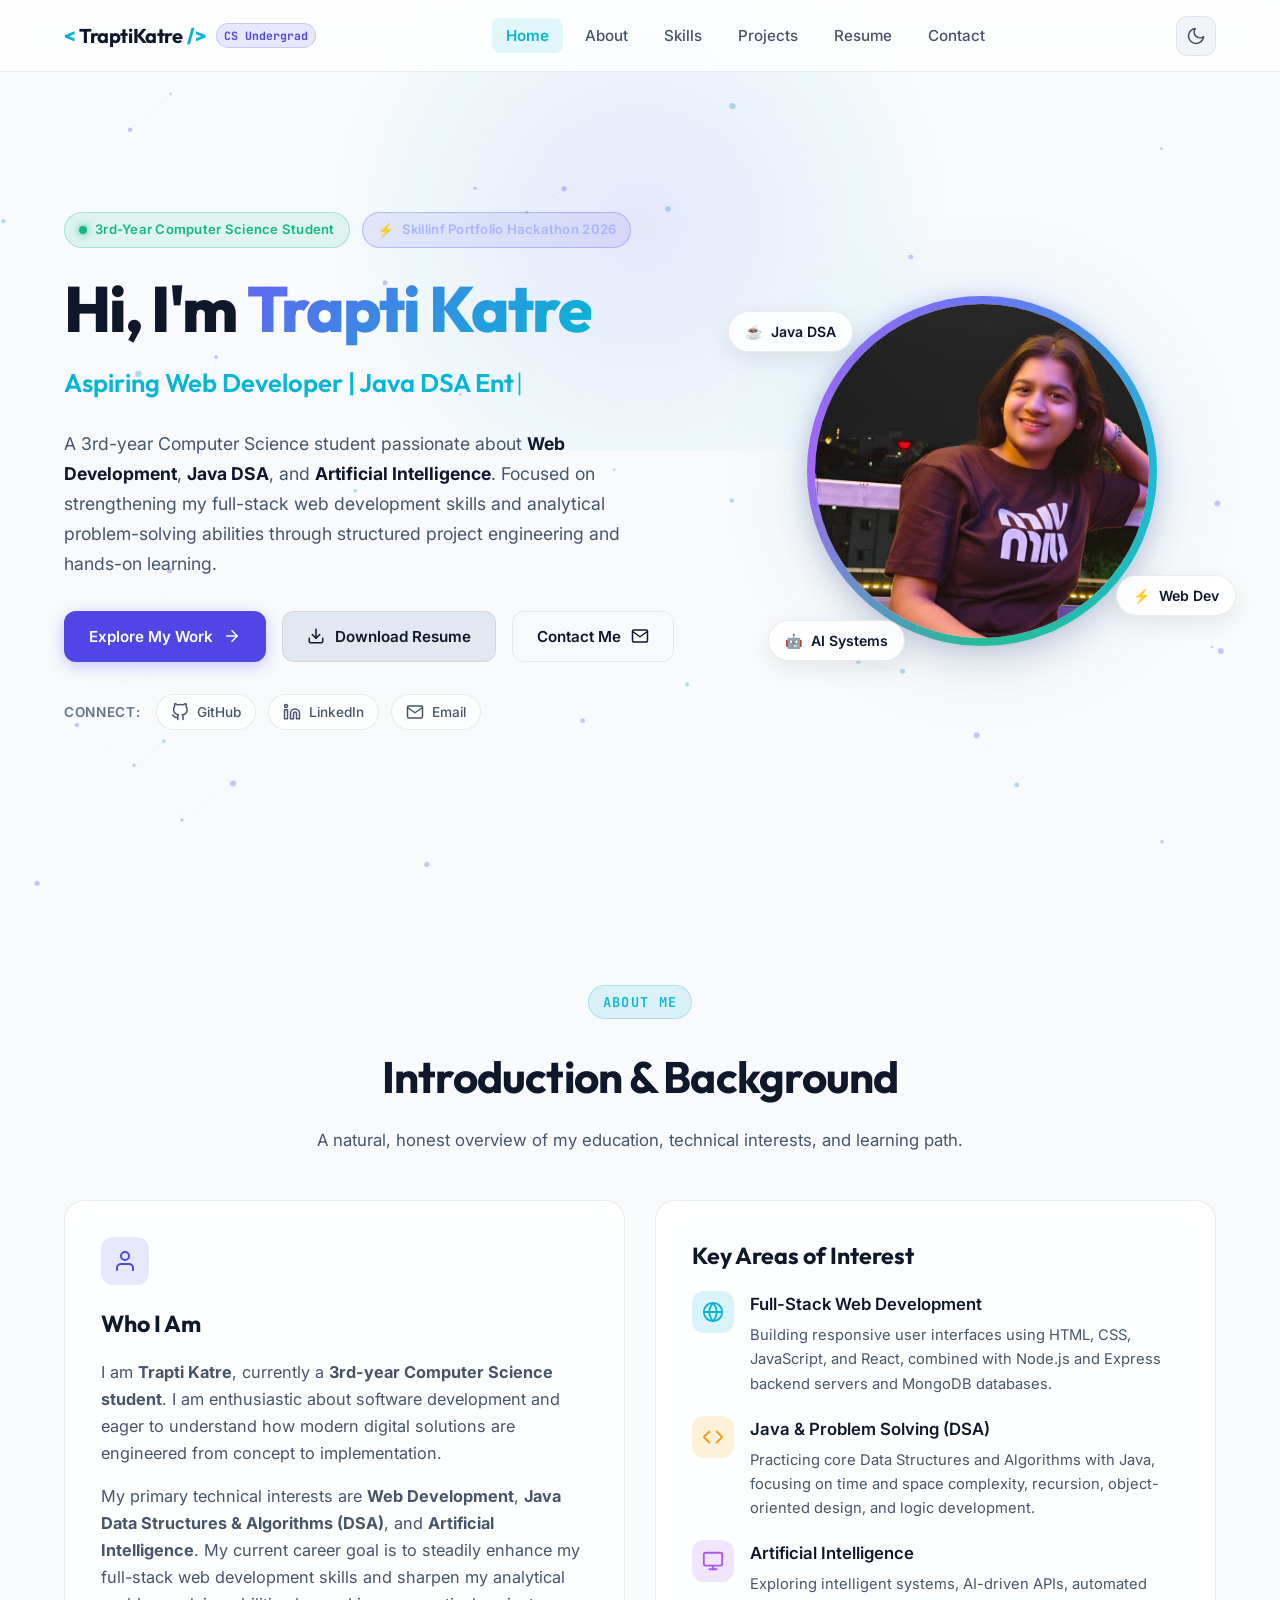
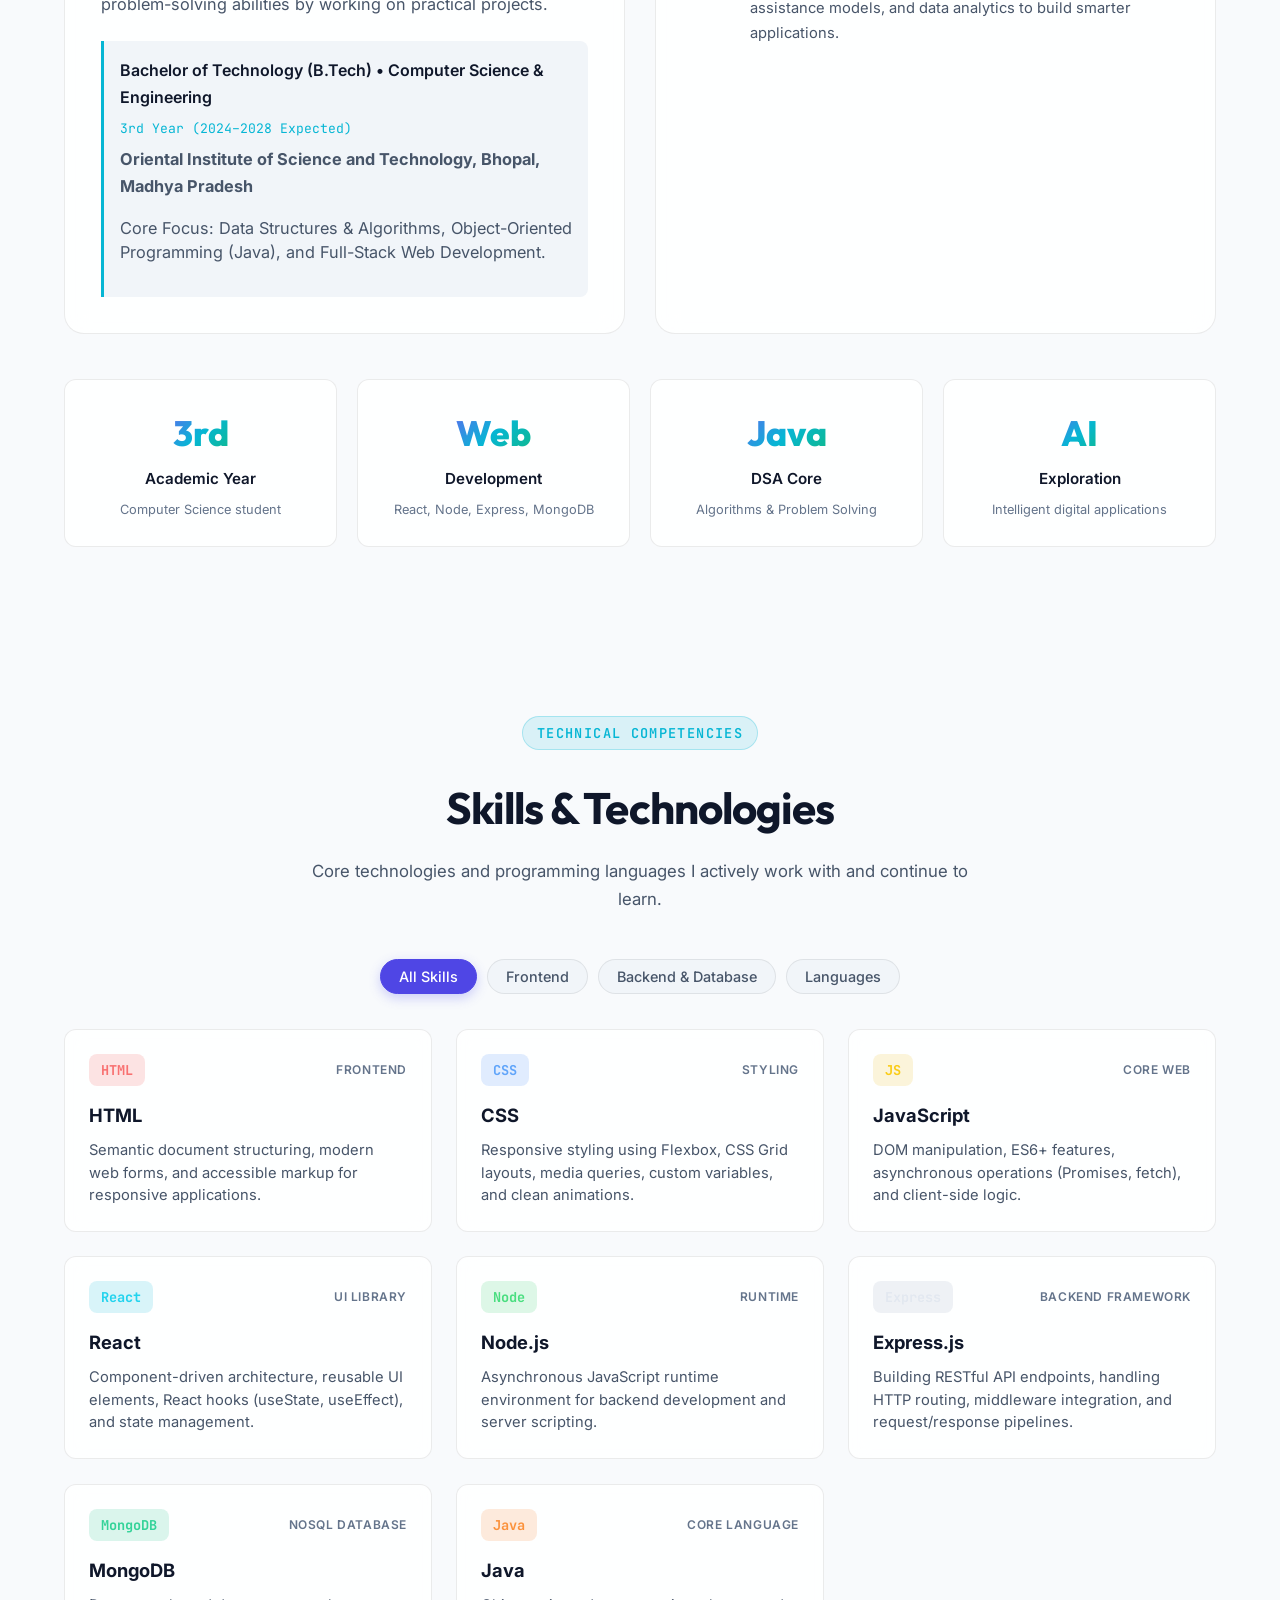
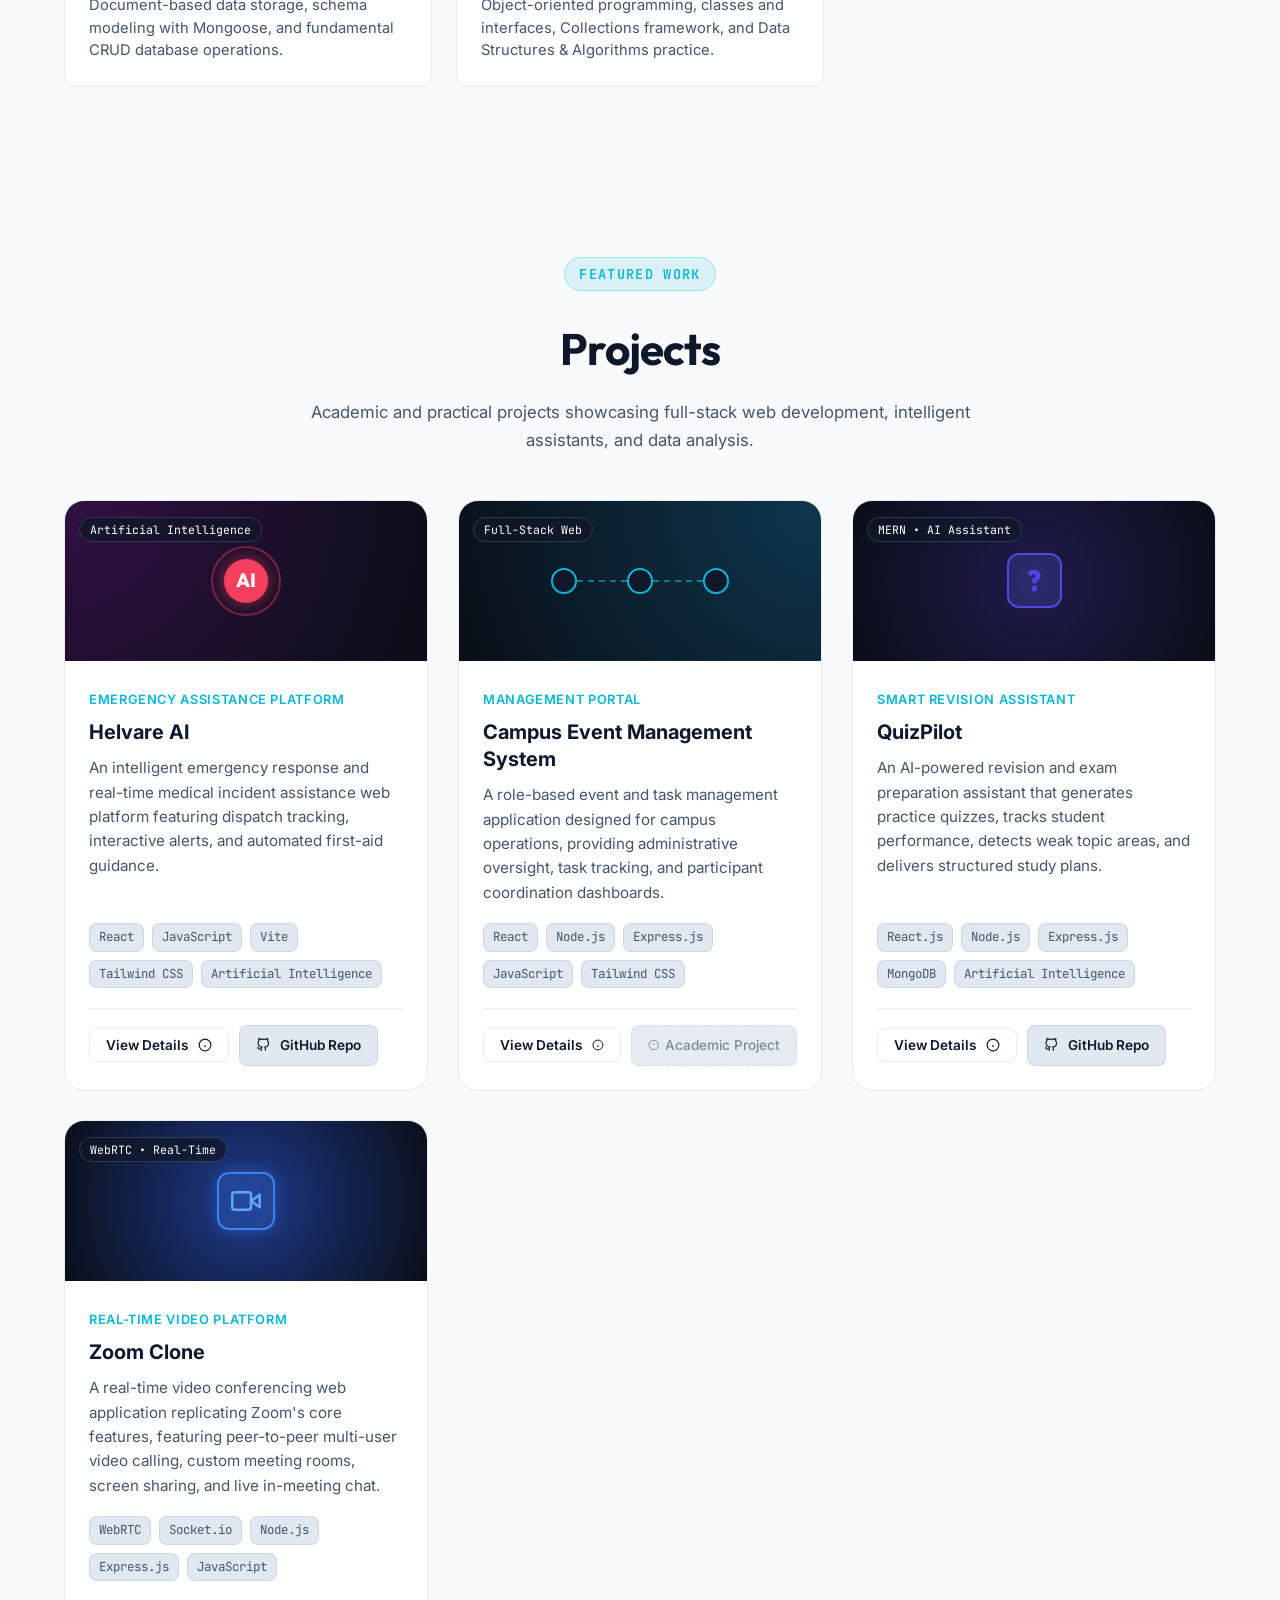
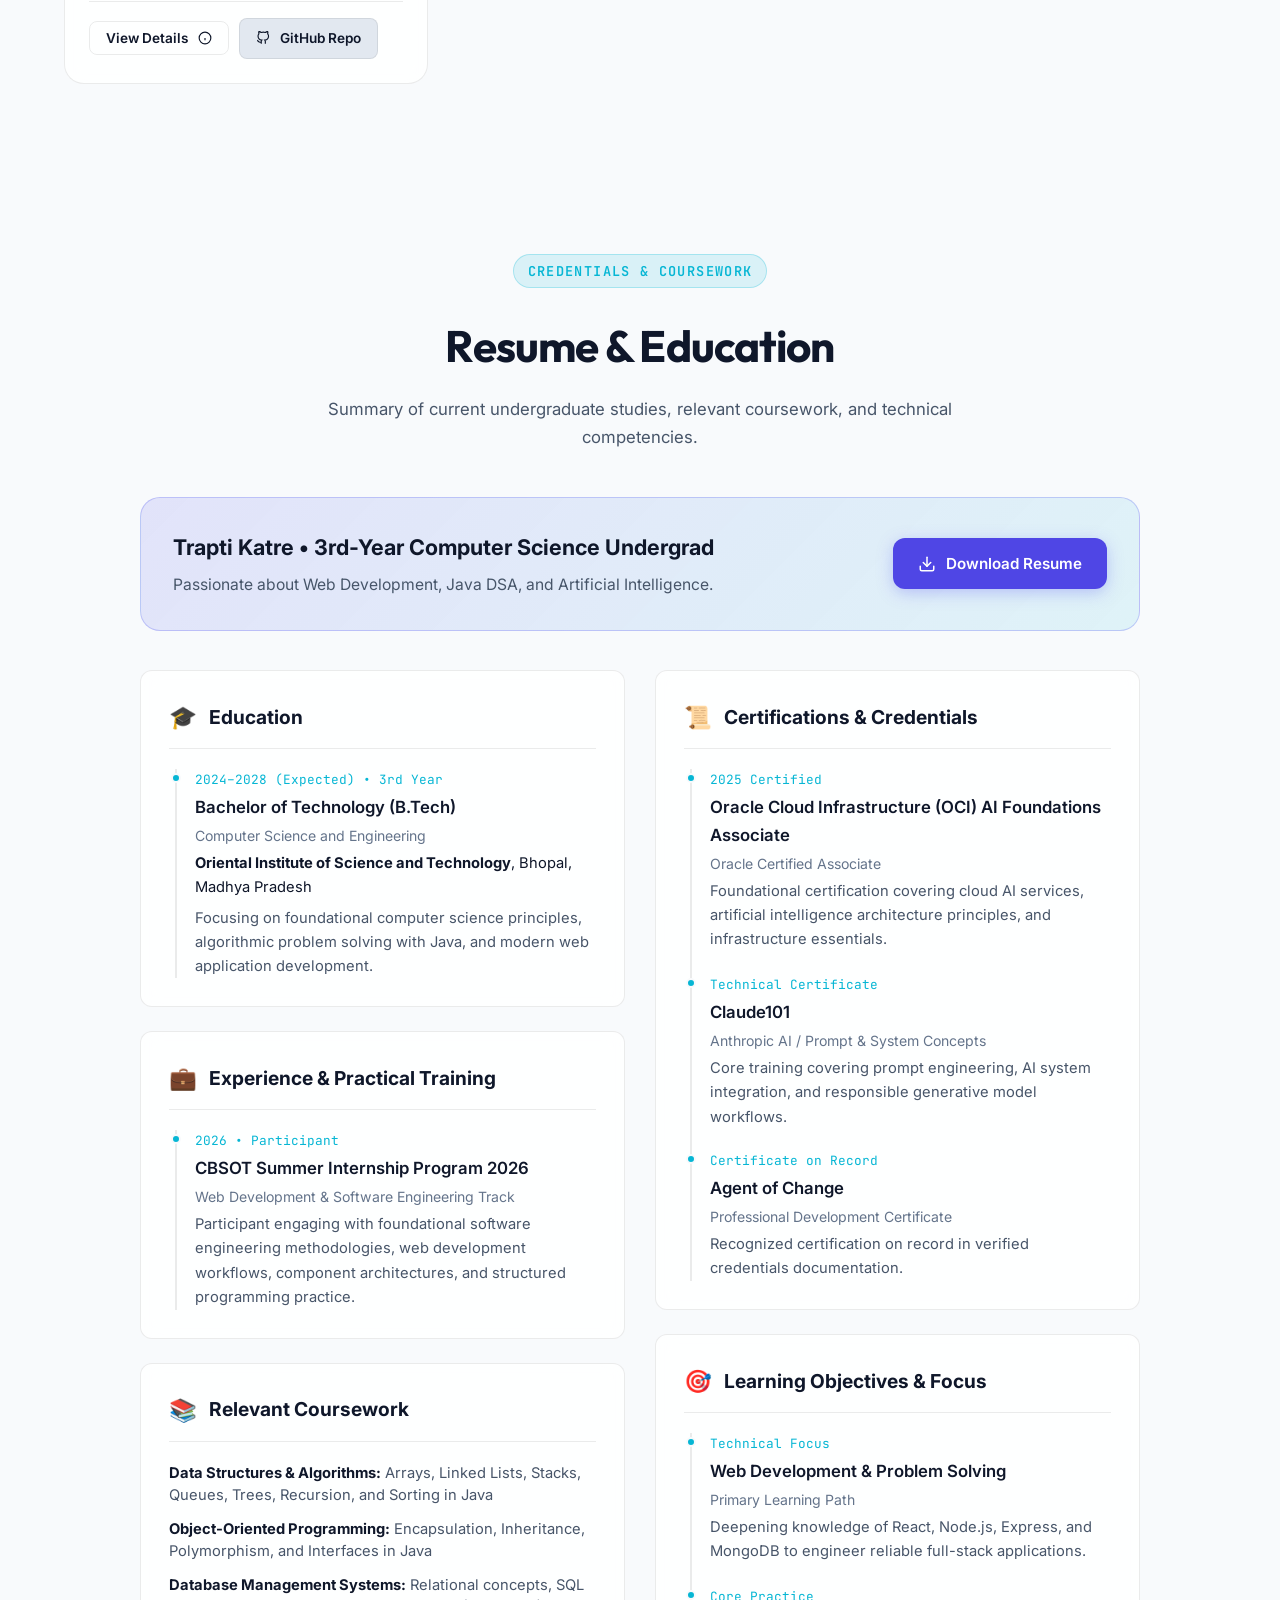
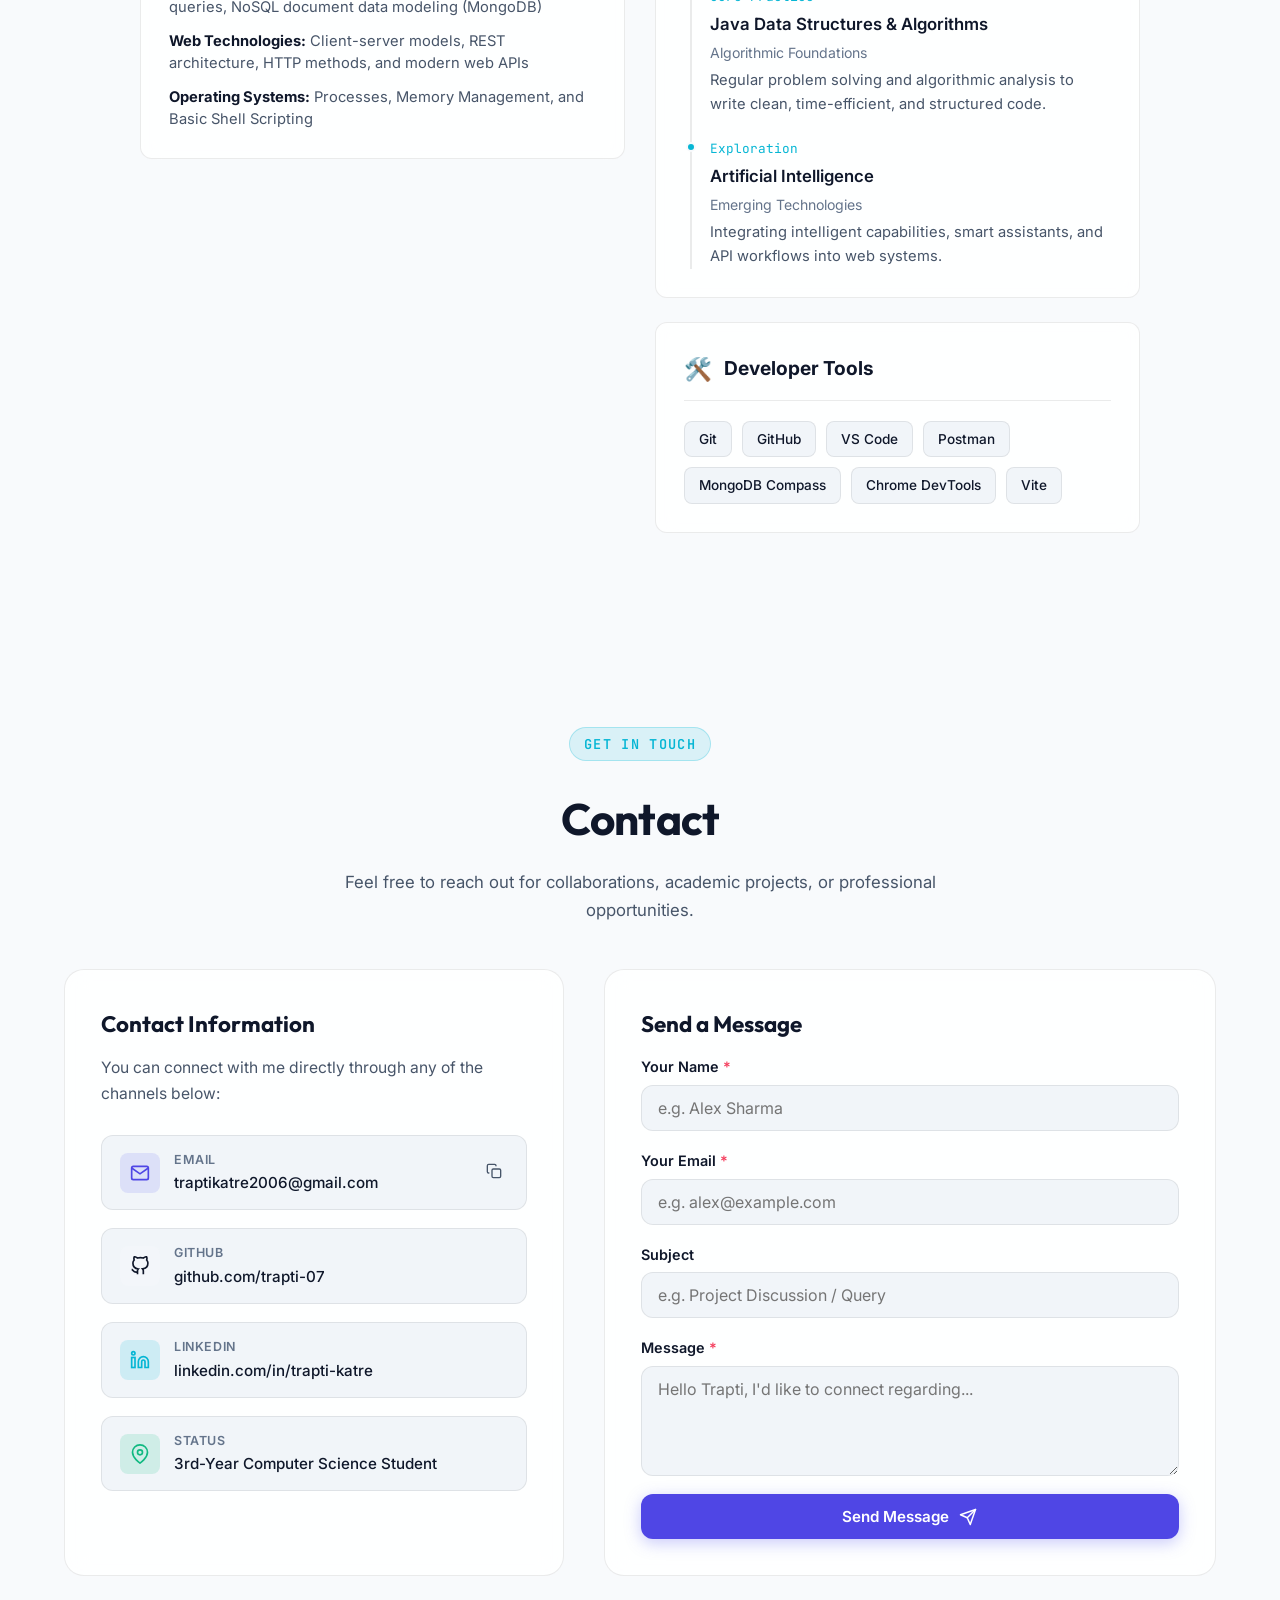
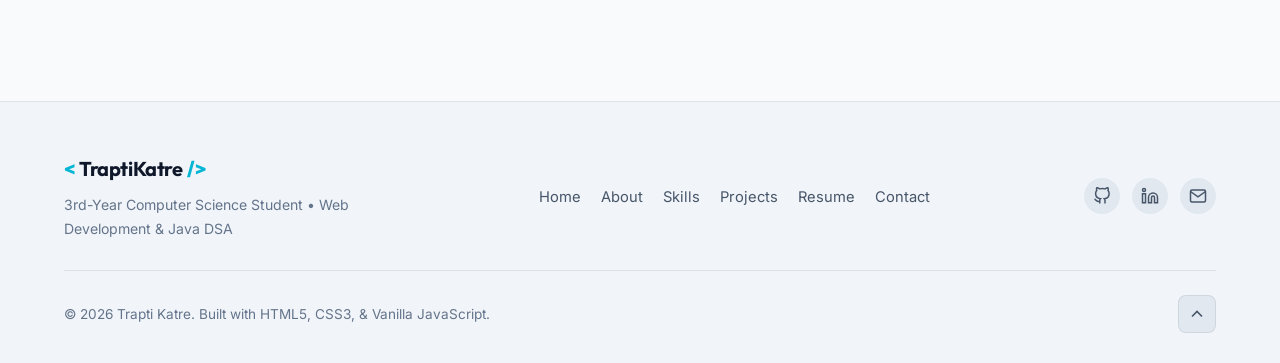
<file: project1/index.html>
<!DOCTYPE html>
<html lang="en" data-theme="dark">
<head>
  <meta charset="UTF-8">
  <meta name="viewport" content="width=device-width, initial-scale=1.0">
  <meta http-equiv="X-UA-Compatible" content="ie=edge">
  
  <title>Trapti Katre | 3rd-Year Computer Science Student &amp; Developer Portfolio</title>
  <meta name="title" content="Trapti Katre | 3rd-Year Computer Science Student Portfolio">
  <meta name="description" content="Personal portfolio of Trapti Katre, a 3rd-year Computer Science student passionate about Web Development, Java DSA, and Artificial Intelligence.">
  <meta name="keywords" content="Trapti Katre, Computer Science Student, Web Development, Java DSA, Artificial Intelligence, React, Node.js, Express.js, MongoDB">
  <meta name="author" content="Trapti Katre">

  <link rel="icon" type="image/svg+xml" href="data:image/svg+xml,<svg xmlns='http://www.w3.org/2000/svg' viewBox='0 0 100 100'><text y='.9em' font-size='90'>💻</text></svg>">

  <link rel="preconnect" href="https://fonts.googleapis.com">
  <link rel="preconnect" href="https://fonts.gstatic.com" crossorigin>
  <link href="https://fonts.googleapis.com/css2?family=Inter:wght@300;400;500;600;700;800&family=Outfit:wght@500;600;700;800&family=JetBrains+Mono:wght@400;500;600&display=swap" rel="stylesheet">

  <link rel="stylesheet" href="css/styles.css">
</head>
<body>
  <div id="scroll-progress-bar" class="scroll-progress-bar" aria-hidden="true"></div>
  <a href="#main-content" class="skip-link">Skip to main content</a>

  <header class="header" id="header">
    <div class="nav-container">
      <a href="#hero" class="nav-brand" aria-label="Trapti Katre Home">
        <span class="brand-code">&lt;</span>
        <span class="brand-name">TraptiKatre</span>
        <span class="brand-code">/&gt;</span>
        <span class="brand-tag">CS Undergrad</span>
      </a>

      <nav class="nav-menu" id="nav-menu" aria-label="Main Navigation">
        <ul class="nav-list">
          <li class="nav-item"><a href="#hero" class="nav-link active">Home</a></li>
          <li class="nav-item"><a href="#about" class="nav-link">About</a></li>
          <li class="nav-item"><a href="#skills" class="nav-link">Skills</a></li>
          <li class="nav-item"><a href="#projects" class="nav-link">Projects</a></li>
          <li class="nav-item"><a href="#resume" class="nav-link">Resume</a></li>
          <li class="nav-item"><a href="#contact" class="nav-link">Contact</a></li>
        </ul>
      </nav>

      <div class="nav-actions">
        <button id="theme-toggle" class="btn-icon" aria-label="Toggle light or dark theme" title="Toggle theme">
          <svg class="theme-icon sun-icon" xmlns="http://www.w3.org/2000/svg" width="20" height="20" viewBox="0 0 24 24" fill="none" stroke="currentColor" stroke-width="2" stroke-linecap="round" stroke-linejoin="round">
            <circle cx="12" cy="12" r="5"></circle>
            <line x1="12" y1="1" x2="12" y2="3"></line>
            <line x1="12" y1="21" x2="12" y2="23"></line>
            <line x1="4.22" y1="4.22" x2="5.64" y2="5.64"></line>
            <line x1="18.36" y1="18.36" x2="19.78" y2="19.78"></line>
            <line x1="1" y1="12" x2="3" y2="12"></line>
            <line x1="21" y1="12" x2="23" y2="12"></line>
            <line x1="4.22" y1="19.78" x2="5.64" y2="18.36"></line>
            <line x1="18.36" y1="5.64" x2="19.78" y2="4.22"></line>
          </svg>
          <svg class="theme-icon moon-icon" xmlns="http://www.w3.org/2000/svg" width="20" height="20" viewBox="0 0 24 24" fill="none" stroke="currentColor" stroke-width="2" stroke-linecap="round" stroke-linejoin="round">
            <path d="M21 12.79A9 9 0 1 1 11.21 3 7 7 0 0 0 21 12.79z"></path>
          </svg>
        </button>

        <button id="menu-toggle" class="btn-icon hamburger" aria-label="Open mobile menu" aria-expanded="false" aria-controls="nav-menu">
          <span class="bar"></span>
          <span class="bar"></span>
          <span class="bar"></span>
        </button>
      </div>
    </div>
  </header>

  <div class="menu-backdrop" id="menu-backdrop"></div>

  <main id="main-content">
    
    <section class="hero section" id="hero">
      <canvas id="hero-particles" class="hero-particles" aria-hidden="true"></canvas>
      <div class="container hero-container">
        <div class="hero-content">
          
          <div class="status-badge-group">
            <div class="status-badge">
              <span class="status-dot"></span>
              <span class="status-text">3rd-Year Computer Science Student</span>
            </div>
            <div class="status-badge status-badge-hackathon">
              <span class="hackathon-dot">⚡</span>
              <span class="status-text">Skillinf Portfolio Hackathon 2026</span>
            </div>
          </div>

          <h1 class="hero-title">
            Hi, I'm <span class="gradient-text">Trapti Katre</span>
          </h1>
          <p class="hero-role" aria-label="Aspiring Web Developer | Java DSA Enthusiast">
            <span class="typing-text" id="typing-text">Aspiring Web Developer | Java DSA Enthusiast</span><span class="typing-cursor" aria-hidden="true">|</span>
          </p>

          <p class="hero-description">
            A 3rd-year Computer Science student passionate about <strong>Web Development</strong>, <strong>Java DSA</strong>, and <strong>Artificial Intelligence</strong>. Focused on strengthening my full-stack web development skills and analytical problem-solving abilities through structured project engineering and hands-on learning.
          </p>

          <div class="hero-buttons">
            <a href="#projects" class="btn btn-primary" id="hero-explore-btn">
              <span>Explore My Work</span>
              <svg xmlns="http://www.w3.org/2000/svg" width="18" height="18" viewBox="0 0 24 24" fill="none" stroke="currentColor" stroke-width="2" stroke-linecap="round" stroke-linejoin="round">
                <line x1="5" y1="12" x2="19" y2="12"></line>
                <polyline points="12 5 19 12 12 19"></polyline>
              </svg>
            </a>
            <a href="assets/TraptiKatre-resume.pdf" download="TraptiKatre-resume.pdf" class="btn btn-secondary" id="hero-resume-btn">
              <svg xmlns="http://www.w3.org/2000/svg" width="18" height="18" viewBox="0 0 24 24" fill="none" stroke="currentColor" stroke-width="2" stroke-linecap="round" stroke-linejoin="round">
                <path d="M21 15v4a2 2 0 0 1-2 2H5a2 2 0 0 1-2-2v-4"></path>
                <polyline points="7 10 12 15 17 10"></polyline>
                <line x1="12" y1="15" x2="12" y2="3"></line>
              </svg>
              <span id="hero-resume-text">Download Resume</span>
            </a>
            <a href="#contact" class="btn btn-outline" id="hero-contact-btn">
              <span>Contact Me</span>
              <svg xmlns="http://www.w3.org/2000/svg" width="18" height="18" viewBox="0 0 24 24" fill="none" stroke="currentColor" stroke-width="2" stroke-linecap="round" stroke-linejoin="round">
                <path d="M4 4h16c1.1 0 2 .9 2 2v12c0 1.1-.9 2-2 2H4c-1.1 0-2-.9-2-2V6c0-1.1.9-2 2-2z"></path>
                <polyline points="22,6 12,13 2,6"></polyline>
              </svg>
            </a>
          </div>

          <div class="hero-socials">
            <span class="hero-socials-label">Connect:</span>
            <a href="https://github.com/trapti-07" target="_blank" rel="noopener noreferrer" class="social-chip" aria-label="GitHub Profile">
              <svg xmlns="http://www.w3.org/2000/svg" width="18" height="18" viewBox="0 0 24 24" fill="none" stroke="currentColor" stroke-width="2" stroke-linecap="round" stroke-linejoin="round">
                <path d="M9 19c-5 1.5-5-2.5-7-3m14 6v-3.87a3.37 3.37 0 0 0-.94-2.61c3.14-.35 6.44-1.54 6.44-7A5.44 5.44 0 0 0 20 4.77 5.07 5.07 0 0 0 19.91 1S18.73.65 16 2.48a13.38 13.38 0 0 0-7 0C6.27.65 5.09 1 5.09 1A5.07 5.07 0 0 0 5 4.77a5.44 5.44 0 0 0-1.5 3.78c0 5.42 3.3 6.61 6.44 7A3.37 3.37 0 0 0 9 18.13V22"></path>
              </svg>
              <span>GitHub</span>
            </a>
            <a href="https://www.linkedin.com/in/trapti-katre-61a007339?utm_source=share_via&utm_content=profile&utm_medium=member_android" target="_blank" rel="noopener noreferrer" class="social-chip" aria-label="LinkedIn Profile">
              <svg xmlns="http://www.w3.org/2000/svg" width="18" height="18" viewBox="0 0 24 24" fill="none" stroke="currentColor" stroke-width="2" stroke-linecap="round" stroke-linejoin="round">
                <path d="M16 8a6 6 0 0 1 6 6v7h-4v-7a2 2 0 0 0-2-2 2 2 0 0 0-2 2v7h-4v-7a6 6 0 0 1 6-6z"></path>
                <rect x="2" y="9" width="4" height="12"></rect>
                <circle cx="4" cy="4" r="2"></circle>
              </svg>
              <span>LinkedIn</span>
            </a>
            <a href="mailto:traptikatre2006@gmail.com" class="social-chip email-action-btn" id="hero-email-chip" aria-label="Email Me" title="Send email to traptikatre2006@gmail.com">
              <svg xmlns="http://www.w3.org/2000/svg" width="18" height="18" viewBox="0 0 24 24" fill="none" stroke="currentColor" stroke-width="2" stroke-linecap="round" stroke-linejoin="round">
                <path d="M4 4h16c1.1 0 2 .9 2 2v12c0 1.1-.9 2-2 2H4c-1.1 0-2-.9-2-2V6c0-1.1.9-2 2-2z"></path>
                <polyline points="22,6 12,13 2,6"></polyline>
              </svg>
              <span>Email</span>
            </a>
          </div>
        </div>

        <div class="hero-image-wrapper">
          <div class="hero-avatar-glow"></div>
          <div class="hero-avatar-container">
            <img src="assets/photo.jpeg" alt="Trapti Katre - Profile Photo" class="hero-avatar-img" width="350" height="350" loading="eager">
          </div>
          
          <div class="floating-badge badge-top-left" title="Java Data Structures & Algorithms">
            <span class="badge-icon">☕</span>
            <span class="badge-text">Java DSA</span>
          </div>
          <div class="floating-badge badge-bottom-right" title="Full Stack Web Development">
            <span class="badge-icon">⚡</span>
            <span class="badge-text">Web Dev</span>
          </div>
          <div class="floating-badge badge-bottom-left" title="Artificial Intelligence Exploration">
            <span class="badge-icon">🤖</span>
            <span class="badge-text">AI Systems</span>
          </div>
        </div>
      </div>
    </section>

    <section class="about section" id="about">
      <div class="container">
        <div class="section-header">
          <span class="section-tag">About Me</span>
          <h2 class="section-title">Introduction &amp; Background</h2>
          <p class="section-subtitle">A natural, honest overview of my education, technical interests, and learning path.</p>
        </div>

        <div class="about-grid">
          <div class="about-card about-story-card">
            <div class="about-icon-badge">
              <svg xmlns="http://www.w3.org/2000/svg" width="24" height="24" viewBox="0 0 24 24" fill="none" stroke="currentColor" stroke-width="2" stroke-linecap="round" stroke-linejoin="round">
                <path d="M20 21v-2a4 4 0 0 0-4-4H8a4 4 0 0 0-4 4v2"></path>
                <circle cx="12" cy="7" r="4"></circle>
              </svg>
            </div>
            <h3>Who I Am</h3>
            <p>
              I am <strong>Trapti Katre</strong>, currently a <strong>3rd-year Computer Science student</strong>. I am enthusiastic about software development and eager to understand how modern digital solutions are engineered from concept to implementation.
            </p>
            <p>
              My primary technical interests are <strong>Web Development</strong>, <strong>Java Data Structures &amp; Algorithms (DSA)</strong>, and <strong>Artificial Intelligence</strong>. My current career goal is to steadily enhance my full-stack web development skills and sharpen my analytical problem-solving abilities by working on practical projects.
            </p>
            <div class="education-highlight">
              <div class="edu-item">
                <span class="edu-degree">Bachelor of Technology (B.Tech) &bull; Computer Science &amp; Engineering</span>
                <span class="edu-period">3rd Year (2024–2028 Expected)</span>
              </div>
              <p class="edu-detail"><strong>Oriental Institute of Science and Technology, Bhopal, Madhya Pradesh</strong></p>
              <p class="edu-subdetail">Core Focus: Data Structures &amp; Algorithms, Object-Oriented Programming (Java), and Full-Stack Web Development.</p>
            </div>
          </div>

          <div class="about-card about-focus-card">
            <h3>Key Areas of Interest</h3>
            <div class="focus-list">
              <div class="focus-item">
                <div class="focus-icon focus-web">
                  <svg xmlns="http://www.w3.org/2000/svg" width="22" height="22" viewBox="0 0 24 24" fill="none" stroke="currentColor" stroke-width="2" stroke-linecap="round" stroke-linejoin="round">
                    <circle cx="12" cy="12" r="10"></circle>
                    <line x1="2" y1="12" x2="22" y2="12"></line>
                    <path d="M12 2a15.3 15.3 0 0 1 4 10 15.3 15.3 0 0 1-4 10 15.3 15.3 0 0 1-4-10 15.3 15.3 0 0 1 4-10z"></path>
                  </svg>
                </div>
                <div class="focus-text">
                  <h4>Full-Stack Web Development</h4>
                  <p>Building responsive user interfaces using HTML, CSS, JavaScript, and React, combined with Node.js and Express backend servers and MongoDB databases.</p>
                </div>
              </div>

              <div class="focus-item">
                <div class="focus-icon focus-java">
                  <svg xmlns="http://www.w3.org/2000/svg" width="22" height="22" viewBox="0 0 24 24" fill="none" stroke="currentColor" stroke-width="2" stroke-linecap="round" stroke-linejoin="round">
                    <polyline points="16 18 22 12 16 6"></polyline>
                    <polyline points="8 6 2 12 8 18"></polyline>
                  </svg>
                </div>
                <div class="focus-text">
                  <h4>Java &amp; Problem Solving (DSA)</h4>
                  <p>Practicing core Data Structures and Algorithms with Java, focusing on time and space complexity, recursion, object-oriented design, and logic development.</p>
                </div>
              </div>

              <div class="focus-item">
                <div class="focus-icon focus-ai">
                  <svg xmlns="http://www.w3.org/2000/svg" width="22" height="22" viewBox="0 0 24 24" fill="none" stroke="currentColor" stroke-width="2" stroke-linecap="round" stroke-linejoin="round">
                    <rect x="2" y="3" width="20" height="14" rx="2" ry="2"></rect>
                    <line x1="8" y1="21" x2="16" y2="21"></line>
                    <line x1="12" y1="17" x2="12" y2="21"></line>
                  </svg>
                </div>
                <div class="focus-text">
                  <h4>Artificial Intelligence</h4>
                  <p>Exploring intelligent systems, AI-driven APIs, automated assistance models, and data analytics to build smarter applications.</p>
                </div>
              </div>
            </div>
          </div>
        </div>

        <div class="stats-grid">
          <div class="stat-card">
            <span class="stat-number">3rd</span>
            <span class="stat-label">Academic Year</span>
            <span class="stat-desc">Computer Science student</span>
          </div>
          <div class="stat-card">
            <span class="stat-number">Web</span>
            <span class="stat-label">Development</span>
            <span class="stat-desc">React, Node, Express, MongoDB</span>
          </div>
          <div class="stat-card">
            <span class="stat-number">Java</span>
            <span class="stat-label">DSA Core</span>
            <span class="stat-desc">Algorithms &amp; Problem Solving</span>
          </div>
          <div class="stat-card">
            <span class="stat-number">AI</span>
            <span class="stat-label">Exploration</span>
            <span class="stat-desc">Intelligent digital applications</span>
          </div>
        </div>
      </div>
    </section>

    <section class="skills section" id="skills">
      <div class="container">
        <div class="section-header">
          <span class="section-tag">Technical Competencies</span>
          <h2 class="section-title">Skills &amp; Technologies</h2>
          <p class="section-subtitle">Core technologies and programming languages I actively work with and continue to learn.</p>
        </div>

        <div class="filter-controls" role="tablist" aria-label="Skills filter">
          <button class="filter-btn active" data-filter="all" role="tab" aria-selected="true">All Skills</button>
          <button class="filter-btn" data-filter="frontend" role="tab" aria-selected="false">Frontend</button>
          <button class="filter-btn" data-filter="backend" role="tab" aria-selected="false">Backend &amp; Database</button>
          <button class="filter-btn" data-filter="languages" role="tab" aria-selected="false">Languages</button>
        </div>

        <div class="skills-grid" id="skills-grid">
          
          <div class="skill-card" data-category="frontend">
            <div class="skill-header">
              <div class="skill-icon-wrap html-color">
                <span class="tech-badge">HTML</span>
              </div>
              <span class="skill-level-badge">Frontend</span>
            </div>
            <h3 class="skill-title">HTML</h3>
            <p class="skill-desc">Semantic document structuring, modern web forms, and accessible markup for responsive applications.</p>
          </div>

          <div class="skill-card" data-category="frontend">
            <div class="skill-header">
              <div class="skill-icon-wrap css-color">
                <span class="tech-badge">CSS</span>
              </div>
              <span class="skill-level-badge">Styling</span>
            </div>
            <h3 class="skill-title">CSS</h3>
            <p class="skill-desc">Responsive styling using Flexbox, CSS Grid layouts, media queries, custom variables, and clean animations.</p>
          </div>

          <div class="skill-card" data-category="frontend languages">
            <div class="skill-header">
              <div class="skill-icon-wrap js-color">
                <span class="tech-badge">JS</span>
              </div>
              <span class="skill-level-badge">Core Web</span>
            </div>
            <h3 class="skill-title">JavaScript</h3>
            <p class="skill-desc">DOM manipulation, ES6+ features, asynchronous operations (Promises, fetch), and client-side logic.</p>
          </div>

          <div class="skill-card" data-category="frontend">
            <div class="skill-header">
              <div class="skill-icon-wrap react-color">
                <span class="tech-badge">React</span>
              </div>
              <span class="skill-level-badge">UI Library</span>
            </div>
            <h3 class="skill-title">React</h3>
            <p class="skill-desc">Component-driven architecture, reusable UI elements, React hooks (useState, useEffect), and state management.</p>
          </div>

          <div class="skill-card" data-category="backend">
            <div class="skill-header">
              <div class="skill-icon-wrap node-color">
                <span class="tech-badge">Node</span>
              </div>
              <span class="skill-level-badge">Runtime</span>
            </div>
            <h3 class="skill-title">Node.js</h3>
            <p class="skill-desc">Asynchronous JavaScript runtime environment for backend development and server scripting.</p>
          </div>

          <div class="skill-card" data-category="backend">
            <div class="skill-header">
              <div class="skill-icon-wrap express-color">
                <span class="tech-badge">Express</span>
              </div>
              <span class="skill-level-badge">Backend Framework</span>
            </div>
            <h3 class="skill-title">Express.js</h3>
            <p class="skill-desc">Building RESTful API endpoints, handling HTTP routing, middleware integration, and request/response pipelines.</p>
          </div>

          <div class="skill-card" data-category="backend">
            <div class="skill-header">
              <div class="skill-icon-wrap mongo-color">
                <span class="tech-badge">MongoDB</span>
              </div>
              <span class="skill-level-badge">NoSQL Database</span>
            </div>
            <h3 class="skill-title">MongoDB</h3>
            <p class="skill-desc">Document-based data storage, schema modeling with Mongoose, and fundamental CRUD database operations.</p>
          </div>

          <div class="skill-card" data-category="languages">
            <div class="skill-header">
              <div class="skill-icon-wrap java-color">
                <span class="tech-badge">Java</span>
              </div>
              <span class="skill-level-badge">Core Language</span>
            </div>
            <h3 class="skill-title">Java</h3>
            <p class="skill-desc">Object-oriented programming, classes and interfaces, Collections framework, and Data Structures &amp; Algorithms practice.</p>
          </div>
        </div>
      </div>
    </section>


    <section class="projects section" id="projects">
      <div class="container">
        <div class="section-header">
          <span class="section-tag">Featured Work</span>
          <h2 class="section-title">Projects</h2>
          <p class="section-subtitle">Academic and practical projects showcasing full-stack web development, intelligent assistants, and data analysis.</p>
        </div>

        <div class="projects-grid" id="projects-grid">
          
          <article class="project-card">
            <div class="project-banner project-banner-helvare">
              <div class="banner-overlay">
                <span class="banner-badge">Artificial Intelligence</span>
              </div>
              <div class="banner-illustration">
                <div class="helvare-pulse-icon">
                  <span class="pulse-ring"></span>
                  <span class="pulse-center">AI</span>
                </div>
              </div>
            </div>
            <div class="project-body">
              <div class="project-meta">
                <span class="project-category">Emergency Assistance Platform</span>
              </div>
              <h3 class="project-title">Helvare AI</h3>
              <p class="project-desc">
                An intelligent emergency response and real-time medical incident assistance web platform featuring dispatch tracking, interactive alerts, and automated first-aid guidance.
              </p>
              <div class="project-tags">
                <span class="tag">React</span>
                <span class="tag">JavaScript</span>
                <span class="tag">Vite</span>
                <span class="tag">Tailwind CSS</span>
                <span class="tag">Artificial Intelligence</span>
              </div>
              <div class="project-actions">
                <button class="btn btn-sm btn-outline btn-details" data-project="helvare">
                  <span>View Details</span>
                  <svg xmlns="http://www.w3.org/2000/svg" width="14" height="14" viewBox="0 0 24 24" fill="none" stroke="currentColor" stroke-width="2"><circle cx="12" cy="12" r="10"></circle><line x1="12" y1="16" x2="12" y2="12"></line><line x1="12" y1="8" x2="12.01" y2="8"></line></svg>
                </button>
                <a href="https://github.com/trapti-07/OIST-ACM-AOC-CodeX" target="_blank" rel="noopener noreferrer" class="btn btn-sm btn-secondary">
                  <svg xmlns="http://www.w3.org/2000/svg" width="14" height="14" viewBox="0 0 24 24" fill="none" stroke="currentColor" stroke-width="2"><path d="M9 19c-5 1.5-5-2.5-7-3m14 6v-3.87a3.37 3.37 0 0 0-.94-2.61c3.14-.35 6.44-1.54 6.44-7A5.44 5.44 0 0 0 20 4.77 5.07 5.07 0 0 0 19.91 1S18.73.65 16 2.48a13.38 13.38 0 0 0-7 0C6.27.65 5.09 1 5.09 1A5.07 5.07 0 0 0 5 4.77a5.44 5.44 0 0 0-1.5 3.78c0 5.42 3.3 6.61 6.44 7A3.37 3.37 0 0 0 9 18.13V22"></path></svg>
                  <span>GitHub Repo</span>
                </a>
              </div>
            </div>
          </article>

          <article class="project-card">
            <div class="project-banner project-banner-campus">
              <div class="banner-overlay">
                <span class="banner-badge">Full-Stack Web</span>
              </div>
              <div class="banner-illustration">
                <div class="network-node-group">
                  <div class="node node-1"></div>
                  <div class="node-line line-1"></div>
                  <div class="node node-2"></div>
                  <div class="node-line line-2"></div>
                  <div class="node node-3"></div>
                </div>
              </div>
            </div>
            <div class="project-body">
              <div class="project-meta">
                <span class="project-category">Management Portal</span>
              </div>
              <h3 class="project-title">Campus Event Management System</h3>
              <p class="project-desc">
                A role-based event and task management application designed for campus operations, providing administrative oversight, task tracking, and participant coordination dashboards.
              </p>
              <div class="project-tags">
                <span class="tag">React</span>
                <span class="tag">Node.js</span>
                <span class="tag">Express.js</span>
                <span class="tag">JavaScript</span>
                <span class="tag">Tailwind CSS</span>
              </div>
              <div class="project-actions">
                <button class="btn btn-sm btn-outline btn-details" data-project="campus">
                  <span>View Details</span>
                  <svg xmlns="http://www.w3.org/2000/svg" width="14" height="14" viewBox="0 0 24 24" fill="none" stroke="currentColor" stroke-width="2"><circle cx="12" cy="12" r="10"></circle><line x1="12" y1="16" x2="12" y2="12"></line><line x1="12" y1="8" x2="12.01" y2="8"></line></svg>
                </button>
                <span class="btn btn-sm btn-disabled-badge" title="Source repository currently in academic deployment">
                  <svg xmlns="http://www.w3.org/2000/svg" width="14" height="14" viewBox="0 0 24 24" fill="none" stroke="currentColor" stroke-width="2"><circle cx="12" cy="12" r="10"></circle><line x1="12" y1="8" x2="12" y2="12"></line><line x1="12" y1="16" x2="12.01" y2="16"></line></svg>
                  <span>Academic Project</span>
                </span>
              </div>
            </div>
          </article>

          <article class="project-card">
            <div class="project-banner project-banner-quiz">
              <div class="banner-overlay">
                <span class="banner-badge">MERN &bull; AI Assistant</span>
              </div>
              <div class="banner-illustration">
                <div class="quiz-badge-icon">
                  <span class="quiz-icon-text">?</span>
                </div>
              </div>
            </div>
            <div class="project-body">
              <div class="project-meta">
                <span class="project-category">Smart Revision Assistant</span>
              </div>
              <h3 class="project-title">QuizPilot</h3>
              <p class="project-desc">
                An AI-powered revision and exam preparation assistant that generates practice quizzes, tracks student performance, detects weak topic areas, and delivers structured study plans.
              </p>
              <div class="project-tags">
                <span class="tag">React.js</span>
                <span class="tag">Node.js</span>
                <span class="tag">Express.js</span>
                <span class="tag">MongoDB</span>
                <span class="tag">Artificial Intelligence</span>
              </div>
              <div class="project-actions">
                <button class="btn btn-sm btn-outline btn-details" data-project="quizpilot">
                  <span>View Details</span>
                  <svg xmlns="http://www.w3.org/2000/svg" width="14" height="14" viewBox="0 0 24 24" fill="none" stroke="currentColor" stroke-width="2"><circle cx="12" cy="12" r="10"></circle><line x1="12" y1="16" x2="12" y2="12"></line><line x1="12" y1="8" x2="12.01" y2="8"></line></svg>
                </button>
                <a href="https://github.com/trapti-07/QuizPilot" target="_blank" rel="noopener noreferrer" class="btn btn-sm btn-secondary">
                  <svg xmlns="http://www.w3.org/2000/svg" width="14" height="14" viewBox="0 0 24 24" fill="none" stroke="currentColor" stroke-width="2"><path d="M9 19c-5 1.5-5-2.5-7-3m14 6v-3.87a3.37 3.37 0 0 0-.94-2.61c3.14-.35 6.44-1.54 6.44-7A5.44 5.44 0 0 0 20 4.77 5.07 5.07 0 0 0 19.91 1S18.73.65 16 2.48a13.38 13.38 0 0 0-7 0C6.27.65 5.09 1 5.09 1A5.07 5.07 0 0 0 5 4.77a5.44 5.44 0 0 0-1.5 3.78c0 5.42 3.3 6.61 6.44 7A3.37 3.37 0 0 0 9 18.13V22"></path></svg>
                  <span>GitHub Repo</span>
                </a>
              </div>
            </div>
          </article>

          <article class="project-card">
            <div class="project-banner project-banner-zoom">
              <div class="banner-overlay">
                <span class="banner-badge">WebRTC &bull; Real-Time</span>
              </div>
              <div class="banner-illustration">
                <div class="zoom-video-icon">
                  <svg xmlns="http://www.w3.org/2000/svg" width="30" height="30" viewBox="0 0 24 24" fill="none" stroke="currentColor" stroke-width="2" stroke-linecap="round" stroke-linejoin="round">
                    <polygon points="23 7 16 12 23 17 23 7"></polygon>
                    <rect x="1" y="5" width="15" height="14" rx="2" ry="2"></rect>
                  </svg>
                </div>
              </div>
            </div>
            <div class="project-body">
              <div class="project-meta">
                <span class="project-category">Real-Time Video Platform</span>
              </div>
              <h3 class="project-title">Zoom Clone</h3>
              <p class="project-desc">
                A real-time video conferencing web application replicating Zoom's core features, featuring peer-to-peer multi-user video calling, custom meeting rooms, screen sharing, and live in-meeting chat.
              </p>
              <div class="project-tags">
                <span class="tag">WebRTC</span>
                <span class="tag">Socket.io</span>
                <span class="tag">Node.js</span>
                <span class="tag">Express.js</span>
                <span class="tag">JavaScript</span>
              </div>
              <div class="project-actions">
                <button class="btn btn-sm btn-outline btn-details" data-project="zoomclone">
                  <span>View Details</span>
                  <svg xmlns="http://www.w3.org/2000/svg" width="14" height="14" viewBox="0 0 24 24" fill="none" stroke="currentColor" stroke-width="2"><circle cx="12" cy="12" r="10"></circle><line x1="12" y1="16" x2="12" y2="12"></line><line x1="12" y1="8" x2="12.01" y2="8"></line></svg>
                </button>
                <a href="https://github.com/trapti-07/zoom-clone" target="_blank" rel="noopener noreferrer" class="btn btn-sm btn-secondary">
                  <svg xmlns="http://www.w3.org/2000/svg" width="14" height="14" viewBox="0 0 24 24" fill="none" stroke="currentColor" stroke-width="2"><path d="M9 19c-5 1.5-5-2.5-7-3m14 6v-3.87a3.37 3.37 0 0 0-.94-2.61c3.14-.35 6.44-1.54 6.44-7A5.44 5.44 0 0 0 20 4.77 5.07 5.07 0 0 0 19.91 1S18.73.65 16 2.48a13.38 13.38 0 0 0-7 0C6.27.65 5.09 1 5.09 1A5.07 5.07 0 0 0 5 4.77a5.44 5.44 0 0 0-1.5 3.78c0 5.42 3.3 6.61 6.44 7A3.37 3.37 0 0 0 9 18.13V22"></path></svg>
                  <span>GitHub Repo</span>
                </a>
              </div>
            </div>
          </article>

        </div>
      </div>
    </section>

    <section class="resume section" id="resume">
      <div class="container">
        <div class="section-header">
          <span class="section-tag">Credentials &amp; Coursework</span>
          <h2 class="section-title">Resume &amp; Education</h2>
          <p class="section-subtitle">Summary of current undergraduate studies, relevant coursework, and technical competencies.</p>
        </div>

        <div class="resume-wrapper">
          <div class="resume-banner-card">
            <div class="resume-banner-info">
              <h3>Trapti Katre &bull; 3rd-Year Computer Science Undergrad</h3>
              <p>Passionate about Web Development, Java DSA, and Artificial Intelligence.</p>
            </div>
            
            <div class="resume-cta-wrap" id="resume-cta-wrap">

              <a href="assets/TraptiKatre-resume.pdf" download="TraptiKatre-resume.pdf" class="btn btn-primary" id="resume-download-btn">
                <svg xmlns="http://www.w3.org/2000/svg" width="18" height="18" viewBox="0 0 24 24" fill="none" stroke="currentColor" stroke-width="2" stroke-linecap="round" stroke-linejoin="round">
                  <path d="M21 15v4a2 2 0 0 1-2 2H5a2 2 0 0 1-2-2v-4"></path>
                  <polyline points="7 10 12 15 17 10"></polyline>
                  <line x1="12" y1="15" x2="12" y2="3"></line>
                </svg>
                <span id="resume-btn-text">Download Resume</span>
              </a>

              <span class="resume-status-badge" id="resume-status-badge" style="display: none;">
                <svg xmlns="http://www.w3.org/2000/svg" width="16" height="16" viewBox="0 0 24 24" fill="none" stroke="currentColor" stroke-width="2"><circle cx="12" cy="12" r="10"></circle><line x1="12" y1="8" x2="12" y2="12"></line><line x1="12" y1="16" x2="12.01" y2="16"></line></svg>
                Resume Coming Soon
              </span>
            </div>
          </div>

          <div class="resume-columns">

            <div class="resume-column">
              <div class="resume-card">
                <div class="resume-card-header">
                  <span class="resume-icon">🎓</span>
                  <h4>Education</h4>
                </div>
                <div class="timeline">
                  <div class="timeline-item">
                    <span class="timeline-date">2024–2028 (Expected) &bull; 3rd Year</span>
                    <h5 class="timeline-title">Bachelor of Technology (B.Tech)</h5>
                    <p class="timeline-subtitle">Computer Science and Engineering</p>
                    <p class="timeline-institution"><strong>Oriental Institute of Science and Technology</strong>, Bhopal, Madhya Pradesh</p>
                    <p class="timeline-text">Focusing on foundational computer science principles, algorithmic problem solving with Java, and modern web application development.</p>
                  </div>
                </div>
              </div>

              <div class="resume-card">
                <div class="resume-card-header">
                  <span class="resume-icon">💼</span>
                  <h4>Experience &amp; Practical Training</h4>
                </div>
                <div class="timeline">
                  <div class="timeline-item">
                    <span class="timeline-date">2026 &bull; Participant</span>
                    <h5 class="timeline-title">CBSOT Summer Internship Program 2026</h5>
                    <p class="timeline-subtitle">Web Development &amp; Software Engineering Track</p>
                    <p class="timeline-text">Participant engaging with foundational software engineering methodologies, web development workflows, component architectures, and structured programming practice.</p>
                  </div>
                </div>
              </div>

              <div class="resume-card">
                <div class="resume-card-header">
                  <span class="resume-icon">📚</span>
                  <h4>Relevant Coursework</h4>
                </div>
                <ul class="course-list">
                  <li><strong>Data Structures &amp; Algorithms:</strong> Arrays, Linked Lists, Stacks, Queues, Trees, Recursion, and Sorting in Java</li>
                  <li><strong>Object-Oriented Programming:</strong> Encapsulation, Inheritance, Polymorphism, and Interfaces in Java</li>
                  <li><strong>Database Management Systems:</strong> Relational concepts, SQL queries, NoSQL document data modeling (MongoDB)</li>
                  <li><strong>Web Technologies:</strong> Client-server models, REST architecture, HTTP methods, and modern web APIs</li>
                  <li><strong>Operating Systems:</strong> Processes, Memory Management, and Basic Shell Scripting</li>
                </ul>
              </div>
            </div>

            <div class="resume-column">
              <div class="resume-card">
                <div class="resume-card-header">
                  <span class="resume-icon">📜</span>
                  <h4>Certifications &amp; Credentials</h4>
                </div>
                <div class="timeline">
                  <div class="timeline-item">
                    <span class="timeline-date">2025 Certified</span>
                    <h5 class="timeline-title">Oracle Cloud Infrastructure (OCI) AI Foundations Associate</h5>
                    <p class="timeline-subtitle">Oracle Certified Associate</p>
                    <p class="timeline-text">Foundational certification covering cloud AI services, artificial intelligence architecture principles, and infrastructure essentials.</p>
                  </div>
                  <div class="timeline-item">
                    <span class="timeline-date">Technical Certificate</span>
                    <h5 class="timeline-title">Claude101</h5>
                    <p class="timeline-subtitle">Anthropic AI / Prompt &amp; System Concepts</p>
                    <p class="timeline-text">Core training covering prompt engineering, AI system integration, and responsible generative model workflows.</p>
                  </div>
                  <div class="timeline-item">
                    <span class="timeline-date">Certificate on Record</span>
                    <h5 class="timeline-title">Agent of Change</h5>
                    <p class="timeline-subtitle">Professional Development Certificate</p>
                    <p class="timeline-text">Recognized certification on record in verified credentials documentation.</p>
                  </div>
                </div>
              </div>

              <div class="resume-card">
                <div class="resume-card-header">
                  <span class="resume-icon">🎯</span>
                  <h4>Learning Objectives &amp; Focus</h4>
                </div>
                <div class="timeline">
                  <div class="timeline-item">
                    <span class="timeline-date">Technical Focus</span>
                    <h5 class="timeline-title">Web Development &amp; Problem Solving</h5>
                    <p class="timeline-subtitle">Primary Learning Path</p>
                    <p class="timeline-text">Deepening knowledge of React, Node.js, Express, and MongoDB to engineer reliable full-stack applications.</p>
                  </div>
                  <div class="timeline-item">
                    <span class="timeline-date">Core Practice</span>
                    <h5 class="timeline-title">Java Data Structures &amp; Algorithms</h5>
                    <p class="timeline-subtitle">Algorithmic Foundations</p>
                    <p class="timeline-text">Regular problem solving and algorithmic analysis to write clean, time-efficient, and structured code.</p>
                  </div>
                  <div class="timeline-item">
                    <span class="timeline-date">Exploration</span>
                    <h5 class="timeline-title">Artificial Intelligence</h5>
                    <p class="timeline-subtitle">Emerging Technologies</p>
                    <p class="timeline-text">Integrating intelligent capabilities, smart assistants, and API workflows into web systems.</p>
                  </div>
                </div>
              </div>

              <div class="resume-card">
                <div class="resume-card-header">
                  <span class="resume-icon">🛠️</span>
                  <h4>Developer Tools</h4>
                </div>
                <div class="tools-tags">
                  <span class="tool-tag">Git</span>
                  <span class="tool-tag">GitHub</span>
                  <span class="tool-tag">VS Code</span>
                  <span class="tool-tag">Postman</span>
                  <span class="tool-tag">MongoDB Compass</span>
                  <span class="tool-tag">Chrome DevTools</span>
                  <span class="tool-tag">Vite</span>
                </div>
              </div>
            </div>

          </div>
        </div>
      </div>
    </section>

    <section class="contact section" id="contact">
      <div class="container">
        <div class="section-header">
          <span class="section-tag">Get in Touch</span>
          <h2 class="section-title">Contact</h2>
          <p class="section-subtitle">Feel free to reach out for collaborations, academic projects, or professional opportunities.</p>
        </div>

        <div class="contact-grid">
          
          <div class="contact-info-card">
            <h3>Contact Information</h3>
            <p>You can connect with me directly through any of the channels below:</p>

            <div class="contact-methods">
              
              <div class="contact-item">
                <div class="contact-icon email-icon">
                  <svg xmlns="http://www.w3.org/2000/svg" width="20" height="20" viewBox="0 0 24 24" fill="none" stroke="currentColor" stroke-width="2"><path d="M4 4h16c1.1 0 2 .9 2 2v12c0 1.1-.9 2-2 2H4c-1.1 0-2-.9-2-2V6c0-1.1.9-2 2-2z"></path><polyline points="22,6 12,13 2,6"></polyline></svg>
                </div>
                <div class="contact-detail">
                  <span class="contact-label">Email</span>
                  <a href="mailto:traptikatre2006@gmail.com" class="contact-value email-action-btn" id="email-address-text" title="Click to copy &amp; email traptikatre2006@gmail.com">traptikatre2006@gmail.com</a>
                </div>
                <button class="btn-copy" id="copy-email-btn" title="Copy email address" aria-label="Copy email address">
                  <svg xmlns="http://www.w3.org/2000/svg" width="16" height="16" viewBox="0 0 24 24" fill="none" stroke="currentColor" stroke-width="2"><rect x="9" y="9" width="13" height="13" rx="2" ry="2"></rect><path d="M5 15H4a2 2 0 0 1-2-2V4a2 2 0 0 1 2-2h9a2 2 0 0 1 2 2v1"></path></svg>
                </button>
              </div>

              
              <div class="contact-item">
                <div class="contact-icon github-icon">
                  <svg xmlns="http://www.w3.org/2000/svg" width="20" height="20" viewBox="0 0 24 24" fill="none" stroke="currentColor" stroke-width="2"><path d="M9 19c-5 1.5-5-2.5-7-3m14 6v-3.87a3.37 3.37 0 0 0-.94-2.61c3.14-.35 6.44-1.54 6.44-7A5.44 5.44 0 0 0 20 4.77 5.07 5.07 0 0 0 19.91 1S18.73.65 16 2.48a13.38 13.38 0 0 0-7 0C6.27.65 5.09 1 5.09 1A5.07 5.07 0 0 0 5 4.77a5.44 5.44 0 0 0-1.5 3.78c0 5.42 3.3 6.61 6.44 7A3.37 3.37 0 0 0 9 18.13V22"></path></svg>
                </div>
                <div class="contact-detail">
                  <span class="contact-label">GitHub</span>
                  <a href="https://github.com/trapti-07" target="_blank" rel="noopener noreferrer" class="contact-value">github.com/trapti-07</a>
                </div>
              </div>

              <div class="contact-item">
                <div class="contact-icon linkedin-icon">
                  <svg xmlns="http://www.w3.org/2000/svg" width="20" height="20" viewBox="0 0 24 24" fill="none" stroke="currentColor" stroke-width="2"><path d="M16 8a6 6 0 0 1 6 6v7h-4v-7a2 2 0 0 0-2-2 2 2 0 0 0-2 2v7h-4v-7a6 6 0 0 1 6-6z"></path><rect x="2" y="9" width="4" height="12"></rect><circle cx="4" cy="4" r="2"></circle></svg>
                </div>
                <div class="contact-detail">
                  <span class="contact-label">LinkedIn</span>
                  <a href="https://www.linkedin.com/in/trapti-katre-61a007339?utm_source=share_via&utm_content=profile&utm_medium=member_android" target="_blank" rel="noopener noreferrer" class="contact-value">linkedin.com/in/trapti-katre</a>
                </div>
              </div>

              <div class="contact-item">
                <div class="contact-icon location-icon">
                  <svg xmlns="http://www.w3.org/2000/svg" width="20" height="20" viewBox="0 0 24 24" fill="none" stroke="currentColor" stroke-width="2"><path d="M21 10c0 7-9 13-9 13s-9-6-9-13a9 9 0 0 1 18 0z"></path><circle cx="12" cy="10" r="3"></circle></svg>
                </div>
                <div class="contact-detail">
                  <span class="contact-label">Status</span>
                  <span class="contact-value-plain">3rd-Year Computer Science Student</span>
                </div>
              </div>
            </div>
          </div>

          <div class="contact-form-card">
            <h3>Send a Message</h3>
            <form id="contact-form" class="contact-form" novalidate>
              <div class="form-group">
                <label for="contact-name">Your Name <span class="required">*</span></label>
                <input type="text" id="contact-name" name="name" class="form-input" placeholder="e.g. Alex Sharma" required minlength="2">
                <span class="error-msg" id="name-error">Please enter your name (at least 2 characters).</span>
              </div>

              <div class="form-group">
                <label for="contact-email">Your Email <span class="required">*</span></label>
                <input type="email" id="contact-email" name="email" class="form-input" placeholder="e.g. alex@example.com" required>
                <span class="error-msg" id="email-error">Please enter a valid email address.</span>
              </div>

              <div class="form-group">
                <label for="contact-subject">Subject</label>
                <input type="text" id="contact-subject" name="subject" class="form-input" placeholder="e.g. Project Discussion / Query">
              </div>

              <div class="form-group">
                <label for="contact-message">Message <span class="required">*</span></label>
                <textarea id="contact-message" name="message" class="form-input form-textarea" rows="4" placeholder="Hello Trapti, I'd like to connect regarding..." required minlength="10"></textarea>
                <span class="error-msg" id="message-error">Please enter a message (at least 10 characters).</span>
              </div>

              <button type="submit" class="btn btn-primary btn-block" id="form-submit-btn">
                <span>Send Message</span>
                <svg xmlns="http://www.w3.org/2000/svg" width="18" height="18" viewBox="0 0 24 24" fill="none" stroke="currentColor" stroke-width="2" stroke-linecap="round" stroke-linejoin="round">
                  <line x1="22" y1="2" x2="11" y2="13"></line>
                  <polygon points="22 2 15 22 11 13 2 9 22 2"></polygon>
                </svg>
              </button>
            </form>
          </div>
        </div>
      </div>
    </section>

  </main>


  <footer class="footer">
    <div class="container footer-container">
      <div class="footer-top">
        <div class="footer-brand">
          <a href="#hero" class="nav-brand">
            <span class="brand-code">&lt;</span>
            <span class="brand-name">TraptiKatre</span>
            <span class="brand-code">/&gt;</span>
          </a>
          <p class="footer-tagline">3rd-Year Computer Science Student &bull; Web Development &amp; Java DSA</p>
        </div>

        <ul class="footer-links">
          <li><a href="#hero">Home</a></li>
          <li><a href="#about">About</a></li>
          <li><a href="#skills">Skills</a></li>
          <li><a href="#projects">Projects</a></li>
          <li><a href="#resume">Resume</a></li>
          <li><a href="#contact">Contact</a></li>
        </ul>

        <div class="footer-socials">
          <a href="https://github.com/trapti-07" target="_blank" rel="noopener noreferrer" aria-label="GitHub" class="footer-social-link">
            <svg xmlns="http://www.w3.org/2000/svg" width="18" height="18" viewBox="0 0 24 24" fill="none" stroke="currentColor" stroke-width="2"><path d="M9 19c-5 1.5-5-2.5-7-3m14 6v-3.87a3.37 3.37 0 0 0-.94-2.61c3.14-.35 6.44-1.54 6.44-7A5.44 5.44 0 0 0 20 4.77 5.07 5.07 0 0 0 19.91 1S18.73.65 16 2.48a13.38 13.38 0 0 0-7 0C6.27.65 5.09 1 5.09 1A5.07 5.07 0 0 0 5 4.77a5.44 5.44 0 0 0-1.5 3.78c0 5.42 3.3 6.61 6.44 7A3.37 3.37 0 0 0 9 18.13V22"></path></svg>
          </a>
          <a href="https://www.linkedin.com/in/trapti-katre-61a007339?utm_source=share_via&utm_content=profile&utm_medium=member_android" target="_blank" rel="noopener noreferrer" aria-label="LinkedIn" class="footer-social-link">
            <svg xmlns="http://www.w3.org/2000/svg" width="18" height="18" viewBox="0 0 24 24" fill="none" stroke="currentColor" stroke-width="2"><path d="M16 8a6 6 0 0 1 6 6v7h-4v-7a2 2 0 0 0-2-2 2 2 0 0 0-2 2v7h-4v-7a6 6 0 0 1 6-6z"></path><rect x="2" y="9" width="4" height="12"></rect><circle cx="4" cy="4" r="2"></circle></svg>
          </a>
          <a href="mailto:traptikatre2006@gmail.com" aria-label="Email" class="footer-social-link email-action-btn" title="Send email to traptikatre2006@gmail.com">
            <svg xmlns="http://www.w3.org/2000/svg" width="18" height="18" viewBox="0 0 24 24" fill="none" stroke="currentColor" stroke-width="2"><path d="M4 4h16c1.1 0 2 .9 2 2v12c0 1.1-.9 2-2 2H4c-1.1 0-2-.9-2-2V6c0-1.1.9-2 2-2z"></path><polyline points="22,6 12,13 2,6"></polyline></svg>
          </a>
        </div>
      </div>

      <div class="footer-bottom">
        <p class="copyright">&copy; <span id="current-year">2026</span> Trapti Katre. Built with HTML5, CSS3, &amp; Vanilla JavaScript.</p>
        <button id="back-to-top" class="back-to-top" aria-label="Back to top of page" title="Back to top">
          <svg xmlns="http://www.w3.org/2000/svg" width="20" height="20" viewBox="0 0 24 24" fill="none" stroke="currentColor" stroke-width="2"><polyline points="18 15 12 9 6 15"></polyline></svg>
        </button>
      </div>
    </div>
  </footer>

  <div class="modal-backdrop" id="project-modal" role="dialog" aria-modal="true" aria-labelledby="modal-project-title" hidden>
    <div class="modal-content">
      <button class="modal-close" id="modal-close-btn" aria-label="Close modal window">
        <svg xmlns="http://www.w3.org/2000/svg" width="20" height="20" viewBox="0 0 24 24" fill="none" stroke="currentColor" stroke-width="2"><line x1="18" y1="6" x2="6" y2="18"></line><line x1="6" y1="6" x2="18" y2="18"></line></svg>
      </button>
      
      <div class="modal-header">
        <span class="modal-badge" id="modal-project-badge">Project Category</span>
        <h3 class="modal-title" id="modal-project-title">Project Title</h3>
      </div>

      <div class="modal-body">
        <h4>Overview</h4>
        <p id="modal-project-desc">Project description.</p>

        <h4>Key Highlights &amp; Scope</h4>
        <ul id="modal-project-features" class="modal-features-list">
          
        </ul>

        <h4>Technologies Used</h4>
        <div id="modal-project-tech" class="project-tags">
         
        </div>
      </div>

      <div class="modal-footer">
        <button class="btn btn-secondary" id="modal-dismiss-btn">
          <span>Close Overview</span>
        </button>
        <a href="#" target="_blank" rel="noopener noreferrer" class="btn btn-primary" id="modal-repo-btn" style="display: none;">
          <svg xmlns="http://www.w3.org/2000/svg" width="16" height="16" viewBox="0 0 24 24" fill="none" stroke="currentColor" stroke-width="2"><path d="M9 19c-5 1.5-5-2.5-7-3m14 6v-3.87a3.37 3.37 0 0 0-.94-2.61c3.14-.35 6.44-1.54 6.44-7A5.44 5.44 0 0 0 20 4.77 5.07 5.07 0 0 0 19.91 1S18.73.65 16 2.48a13.38 13.38 0 0 0-7 0C6.27.65 5.09 1 5.09 1A5.07 5.07 0 0 0 5 4.77a5.44 5.44 0 0 0-1.5 3.78c0 5.42 3.3 6.61 6.44 7A3.37 3.37 0 0 0 9 18.13V22"></path></svg>
          <span>View GitHub Repository</span>
        </a>
      </div>
    </div>
  </div>

  <div class="toast-container" id="toast-container" aria-live="polite"></div>

  <script src="js/script.js"></script>
</body>
</html>
</file>
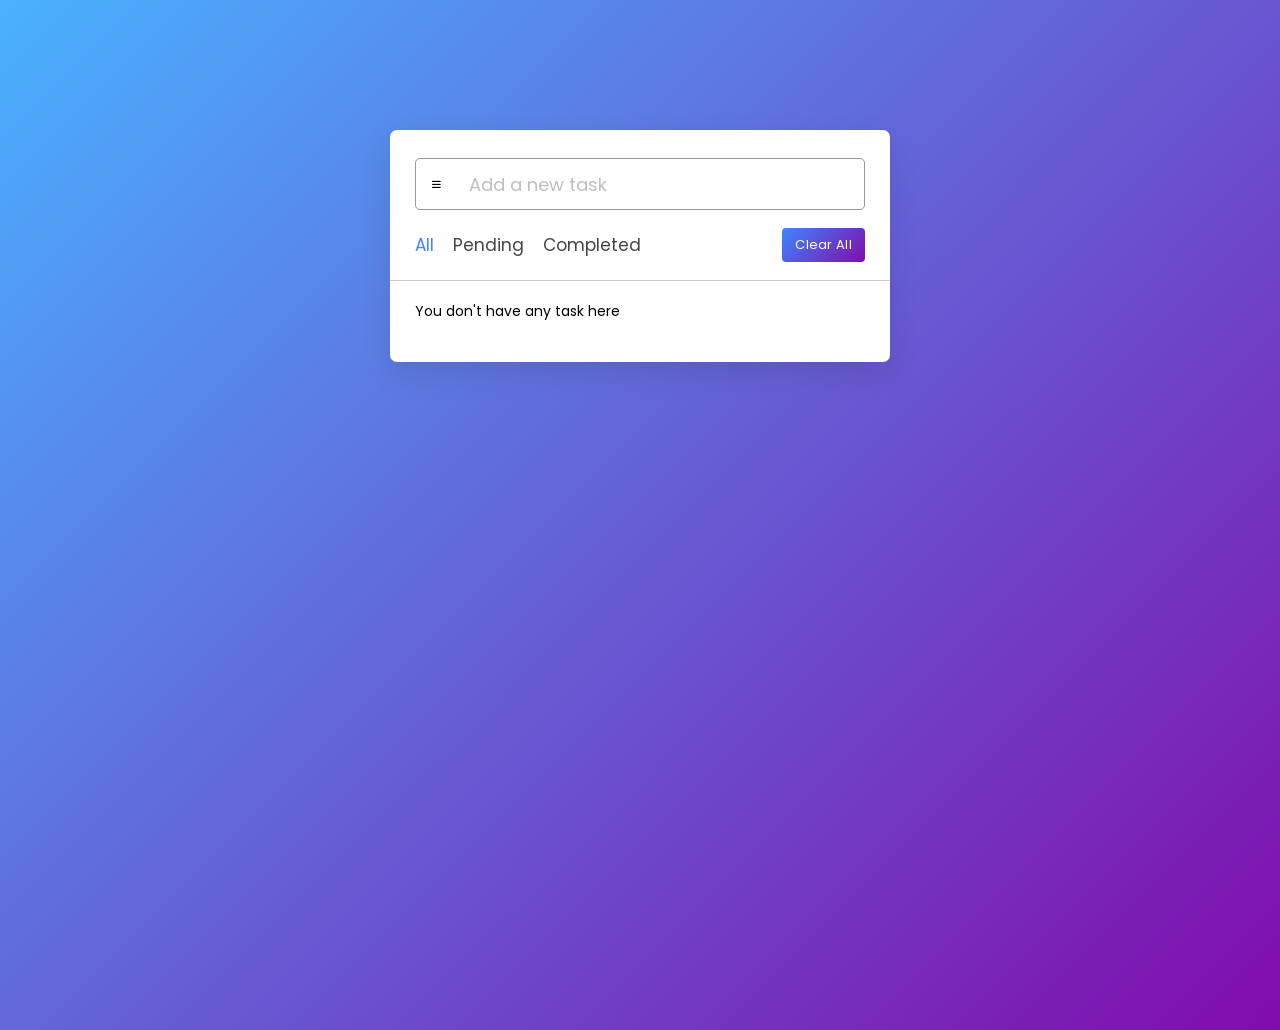
<file: project2/index.html>
<!DOCTYPE html>
<html lang="en">
<head>
    <meta charset="UTF-8">
    <meta name="viewport" content="width=device-width, initial-scale=1.0">
    <title>Todo List App in JavaScript</title>
    <link rel="stylesheet" href="https://cdnjs.cloudflare.com/ajax/libs/font-awesome/6.7.2/css/all.min.css">
    <link rel="stylesheet" href="style.css">
</head>
<body>
    <div class="wrapper">
        <div class="task-input">
            <i class="fa-solid fa-bars"></i>
            <input type="text" placeholder="Add a new task">
        </div>
        <div class="controls">
            <div class="filters">
                <span class="active" id="all" >All</span>
                <span id="pending">Pending</span>
                <span id="completed">Completed</span>
            </div>
            <button class="clear-btn">Clear All</button>
        </div>
        <ul class="task-box"></ul>
    </div>
    
    <script src="script.js"></script>
</body>
</html>
</file>
<file: project1/css/styles.css>
:root {
  --bg-primary: #0a0e17;
  --bg-secondary: #111827;
  --bg-tertiary: #1f2937;
  --bg-card: rgba(17, 24, 39, 0.75);
  --bg-card-hover: rgba(31, 41, 55, 0.85);
  --bg-glass: rgba(17, 24, 39, 0.65);
  --bg-modal: #111827;
  --border-color: rgba(255, 255, 255, 0.08);
  --border-color-hover: rgba(99, 102, 241, 0.4);

  --text-primary: #f8fafc;
  --text-secondary: #94a3b8;
  --text-muted: #64748b;
  --text-accent: #38bdf8;

  --accent-primary: #6366f1;
  --accent-primary-hover: #4f46e5;
  --accent-cyan: #06b6d4;
  --accent-emerald: #10b981;
  --accent-amber: #f59e0b;
  --accent-rose: #f43f5e;
  --accent-purple: #a855f7;

  --gradient-brand: linear-gradient(135deg, #6366f1 0%, #06b6d4 50%, #10b981 100%);
  --gradient-glow: radial-gradient(circle at center, rgba(99, 102, 241, 0.18) 0%, rgba(6, 182, 212, 0.05) 50%, transparent 70%);

  --font-main: 'Inter', -apple-system, BlinkMacSystemFont, 'Segoe UI', Roboto, sans-serif;
  --font-heading: 'Outfit', var(--font-main);
  --font-mono: 'JetBrains Mono', monospace;

  --header-height: 72px;
  --max-width: 1200px;
  --radius-sm: 8px;
  --radius-md: 12px;
  --radius-lg: 20px;
  --radius-full: 9999px;

  --shadow-sm: 0 2px 8px rgba(0, 0, 0, 0.3);
  --shadow-md: 0 8px 24px rgba(0, 0, 0, 0.4);
  --shadow-lg: 0 16px 36px rgba(0, 0, 0, 0.5);
  --shadow-accent: 0 0 25px rgba(99, 102, 241, 0.25);

  --transition-fast: 0.18s ease;
  --transition-normal: 0.3s ease;
  --transition-slow: 0.5s cubic-bezier(0.16, 1, 0.3, 1);
}
[data-theme="light"] {
  --bg-primary: #f8fafc;
  --bg-secondary: #f1f5f9;
  --bg-tertiary: #e2e8f0;
  --bg-card: rgba(255, 255, 255, 0.85);
  --bg-card-hover: rgba(255, 255, 255, 0.98);
  --bg-glass: rgba(255, 255, 255, 0.75);
  --bg-modal: #ffffff;
  --border-color: rgba(0, 0, 0, 0.08);
  --border-color-hover: rgba(99, 102, 241, 0.45);

  --text-primary: #0f172a;
  --text-secondary: #475569;
  --text-muted: #64748b;
  --text-accent: #2563eb;

  --accent-primary: #4f46e5;
  --accent-primary-hover: #4338ca;

  --gradient-glow: radial-gradient(circle at center, rgba(99, 102, 241, 0.12) 0%, rgba(6, 182, 212, 0.04) 50%, transparent 70%);

  --shadow-sm: 0 2px 8px rgba(0, 0, 0, 0.04);
  --shadow-md: 0 8px 24px rgba(0, 0, 0, 0.08);
  --shadow-lg: 0 16px 36px rgba(0, 0, 0, 0.12);
  --shadow-accent: 0 0 20px rgba(79, 70, 229, 0.18);
}

*, *::before, *::after {
  box-sizing: border-box;
  margin: 0;
  padding: 0;
}

html {
  scroll-behavior: smooth;
  font-size: 16px;
  -webkit-text-size-adjust: 100%;
}

body {
  font-family: var(--font-main);
  background-color: var(--bg-primary);
  color: var(--text-primary);
  line-height: 1.65;
  min-height: 100vh;
  overflow-x: hidden;
  position: relative;
  transition: background-color var(--transition-normal), color var(--transition-normal);
}
body::before {
  content: '';
  position: fixed;
  top: 0;
  left: 20%;
  width: 60vw;
  height: 50vh;
  background: var(--gradient-glow);
  z-index: -1;
  pointer-events: none;
}
.skip-link {
  position: absolute;
  top: -60px;
  left: 20px;
  background: var(--accent-primary);
  color: #ffffff;
  padding: 10px 18px;
  border-radius: var(--radius-sm);
  z-index: 1000;
  font-weight: 600;
  text-decoration: none;
  transition: top var(--transition-fast);
}

.skip-link:focus {
  top: 20px;
}

.container {
  width: 100%;
  max-width: var(--max-width);
  margin-left: auto;
  margin-right: auto;
  padding-left: 24px;
  padding-right: 24px;
}

.section {
  padding-top: 85px;
  padding-bottom: 85px;
  position: relative;
}

.section-header {
  text-align: center;
  max-width: 680px;
  margin: 0 auto 45px auto;
}

.section-tag {
  display: inline-block;
  font-family: var(--font-mono);
  font-size: 0.85rem;
  font-weight: 600;
  text-transform: uppercase;
  letter-spacing: 0.1em;
  color: var(--accent-cyan);
  background: rgba(6, 182, 212, 0.12);
  border: 1px solid rgba(6, 182, 212, 0.25);
  padding: 5px 14px;
  border-radius: var(--radius-full);
  margin-bottom: 14px;
}

.section-title {
  font-family: var(--font-heading);
  font-size: clamp(2rem, 3.5vw, 2.75rem);
  font-weight: 700;
  color: var(--text-primary);
  margin-bottom: 14px;
  letter-spacing: -0.02em;
}

.section-subtitle {
  color: var(--text-secondary);
  font-size: 1.05rem;
}

.gradient-text {
  background: linear-gradient(135deg, #6366f1 0%, #06b6d4 50%, #a855f7 100%);
  background-size: 200% 200%;
  -webkit-background-clip: text;
  background-clip: text;
  color: transparent;
  display: inline-block;
  animation: gradient-flow 6s ease-in-out infinite alternate;
}

@keyframes gradient-flow {
  0% { background-position: 0% 50%; }
  100% { background-position: 100% 50%; }
}

a {
  color: inherit;
  text-decoration: none;
  transition: color var(--transition-fast);
}

ul {
  list-style: none;
}

button, input, textarea {
  font-family: inherit;
  font-size: inherit;
}

:focus-visible {
  outline: 2px solid var(--accent-cyan);
  outline-offset: 3px;
}

.btn {
  display: inline-flex;
  align-items: center;
  justify-content: center;
  gap: 10px;
  padding: 12px 24px;
  border-radius: var(--radius-md);
  font-weight: 600;
  font-size: 0.95rem;
  cursor: pointer;
  border: 1px solid transparent;
  transition: all var(--transition-fast);
  white-space: nowrap;
}

.btn-primary {
  background: var(--accent-primary);
  color: #ffffff;
  box-shadow: 0 4px 16px rgba(99, 102, 241, 0.35);
}

.btn-primary:hover {
  background: var(--accent-primary-hover);
  transform: translateY(-2px);
  box-shadow: 0 6px 20px rgba(99, 102, 241, 0.45);
}

.btn-secondary {
  background: var(--bg-tertiary);
  color: var(--text-primary);
  border-color: var(--border-color);
}

.btn-secondary:hover {
  background: var(--bg-card-hover);
  border-color: var(--border-color-hover);
  transform: translateY(-2px);
}

.btn-outline {
  background: transparent;
  color: var(--text-primary);
  border-color: var(--border-color);
}

.btn-outline:hover {
  border-color: var(--accent-primary);
  color: var(--accent-primary);
  background: rgba(99, 102, 241, 0.08);
}

.btn-ghost {
  background: transparent;
  color: var(--text-secondary);
  padding: 8px 12px;
}

.btn-ghost:hover {
  color: var(--text-primary);
  background: var(--bg-tertiary);
}

.btn-sm {
  padding: 8px 16px;
  font-size: 0.85rem;
  border-radius: var(--radius-sm);
}

.btn-block {
  width: 100%;
}

.btn-icon {
  background: var(--bg-secondary);
  border: 1px solid var(--border-color);
  color: var(--text-secondary);
  width: 40px;
  height: 40px;
  border-radius: var(--radius-md);
  display: inline-flex;
  align-items: center;
  justify-content: center;
  cursor: pointer;
  transition: all var(--transition-fast);
}

.btn-icon:hover {
  color: var(--text-primary);
  border-color: var(--border-color-hover);
  background: var(--bg-tertiary);
}

.btn-disabled-badge {
  background: var(--bg-tertiary);
  border: 1px dashed var(--border-color);
  color: var(--text-muted);
  cursor: default;
  display: inline-flex;
  align-items: center;
  gap: 6px;
  font-weight: 500;
  user-select: none;
  opacity: 0.85;
}

.btn-disabled-badge:hover {
  border-color: var(--border-color);
  color: var(--text-muted);
  transform: none;
}

.header {
  position: sticky;
  top: 0;
  left: 0;
  width: 100%;
  height: var(--header-height);
  background: var(--bg-glass);
  backdrop-filter: blur(14px);
  -webkit-backdrop-filter: blur(14px);
  border-bottom: 1px solid var(--border-color);
  z-index: 100;
  transition: background-color var(--transition-normal), border-color var(--transition-normal);
}

.nav-container {
  max-width: var(--max-width);
  height: 100%;
  margin: 0 auto;
  padding: 0 24px;
  display: flex;
  align-items: center;
  justify-content: space-between;
}

.nav-brand {
  display: flex;
  align-items: center;
  gap: 4px;
  font-family: var(--font-heading);
  font-weight: 700;
  font-size: 1.25rem;
  color: var(--text-primary);
}

.brand-code {
  color: var(--accent-cyan);
  font-weight: 800;
}

.brand-name {
  letter-spacing: -0.02em;
}

.brand-tag {
  font-family: var(--font-mono);
  font-size: 0.72rem;
  background: rgba(99, 102, 241, 0.15);
  color: var(--accent-primary);
  border: 1px solid rgba(99, 102, 241, 0.25);
  padding: 2px 7px;
  border-radius: var(--radius-full);
  margin-left: 6px;
}

.nav-menu {
  display: flex;
}

.nav-list {
  display: flex;
  align-items: center;
  gap: 8px;
}

.nav-link {
  padding: 8px 14px;
  color: var(--text-secondary);
  font-size: 0.95rem;
  font-weight: 500;
  border-radius: var(--radius-sm);
  transition: all var(--transition-fast);
}

.nav-link:hover {
  color: var(--text-primary);
  background: var(--bg-tertiary);
}

.nav-link.active {
  color: var(--accent-cyan);
  font-weight: 600;
  background: rgba(6, 182, 212, 0.1);
}

.nav-actions {
  display: flex;
  align-items: center;
  gap: 12px;
}
.theme-icon {
  position: absolute;
  transition: opacity var(--transition-fast), transform var(--transition-fast);
}

[data-theme="dark"] .sun-icon {
  opacity: 1;
  transform: rotate(0deg) scale(1);
}
[data-theme="dark"] .moon-icon {
  opacity: 0;
  transform: rotate(90deg) scale(0.4);
}

[data-theme="light"] .sun-icon {
  opacity: 0;
  transform: rotate(-90deg) scale(0.4);
}
[data-theme="light"] .moon-icon {
  opacity: 1;
  transform: rotate(0deg) scale(1);
}

.hamburger {
  display: none;
  flex-direction: column;
  justify-content: center;
  gap: 5px;
}

.hamburger .bar {
  width: 20px;
  height: 2px;
  background-color: var(--text-primary);
  border-radius: 2px;
  transition: transform var(--transition-normal), opacity var(--transition-normal);
}

.hamburger.is-active .bar:nth-child(1) {
  transform: translateY(7px) rotate(45deg);
}
.hamburger.is-active .bar:nth-child(2) {
  opacity: 0;
}
.hamburger.is-active .bar:nth-child(3) {
  transform: translateY(-7px) rotate(-45deg);
}

.menu-backdrop {
  position: fixed;
  inset: 0;
  background: rgba(0, 0, 0, 0.6);
  backdrop-filter: blur(4px);
  z-index: 95;
  opacity: 0;
  pointer-events: none;
  transition: opacity var(--transition-normal);
}

.menu-backdrop.is-active {
  opacity: 1;
  pointer-events: auto;
}

.hero {
  position: relative;
  overflow: hidden;
  padding-top: 55px;
  padding-bottom: 85px;
  min-height: calc(100vh - var(--header-height));
  display: flex;
  align-items: center;
}

.hero-particles {
  position: absolute;
  top: 0;
  left: 0;
  width: 100%;
  height: 100%;
  pointer-events: none;
  z-index: 0;
  opacity: 0.65;
}

.hero-container {
  position: relative;
  z-index: 1;
  display: grid;
  grid-template-columns: 1.15fr 0.85fr;
  align-items: center;
  gap: 50px;
}

.status-badge-group {
  display: flex;
  flex-wrap: wrap;
  gap: 12px;
  align-items: center;
  margin-bottom: 24px;
}

.status-badge {
  display: inline-flex;
  align-items: center;
  gap: 8px;
  background: rgba(16, 185, 129, 0.1);
  border: 1px solid rgba(16, 185, 129, 0.3);
  padding: 6px 14px;
  border-radius: var(--radius-full);
}

.status-badge-hackathon {
  background: rgba(99, 102, 241, 0.12);
  border-color: rgba(99, 102, 241, 0.35);
}

.status-badge-hackathon .status-text {
  color: #a5b4fc;
}

.hackathon-dot {
  font-size: 0.85rem;
}

.status-dot {
  width: 8px;
  height: 8px;
  border-radius: 50%;
  background: var(--accent-emerald);
  box-shadow: 0 0 10px var(--accent-emerald);
  animation: pulse-dot 2s infinite;
}

@keyframes pulse-dot {
  0% { transform: scale(0.9); opacity: 0.8; }
  50% { transform: scale(1.25); opacity: 1; }
  100% { transform: scale(0.9); opacity: 0.8; }
}

.status-text {
  font-size: 0.82rem;
  font-weight: 600;
  color: var(--accent-emerald);
  letter-spacing: 0.02em;
}

.hero-title {
  font-family: var(--font-heading);
  font-size: clamp(2.5rem, 5vw, 4rem);
  font-weight: 800;
  line-height: 1.15;
  letter-spacing: -0.03em;
  margin-bottom: 12px;
}

.hero-role {
  font-size: clamp(1.2rem, 2.2vw, 1.6rem);
  color: var(--accent-cyan);
  font-family: var(--font-heading);
  font-weight: 600;
  margin-bottom: 20px;
  display: flex;
  align-items: center;
  min-height: 2em;
}

.hero-static-role {
  font-size: clamp(1.15rem, 2vw, 1.45rem);
  color: var(--accent-cyan);
  font-weight: 600;
  letter-spacing: -0.01em;
}

.typing-text {
  color: var(--accent-cyan);
  display: inline-block;
}

.typing-cursor {
  display: inline-block;
  color: var(--accent-cyan);
  font-weight: 300;
  margin-left: 2px;
  animation: blink-caret 0.8s infinite;
}

@keyframes blink-caret {
  0%, 100% { opacity: 1; }
  50% { opacity: 0; }
}

.hero-description {
  font-size: 1.1rem;
  color: var(--text-secondary);
  line-height: 1.7;
  margin-bottom: 32px;
  max-width: 580px;
}

.hero-description strong {
  color: var(--text-primary);
}

.hero-buttons {
  display: flex;
  flex-wrap: wrap;
  gap: 16px;
  margin-bottom: 32px;
}

.hero-socials {
  display: flex;
  align-items: center;
  flex-wrap: wrap;
  gap: 12px;
}

.hero-socials-label {
  font-size: 0.85rem;
  font-weight: 600;
  color: var(--text-muted);
  text-transform: uppercase;
  letter-spacing: 0.05em;
  margin-right: 4px;
}

.social-chip {
  display: inline-flex;
  align-items: center;
  gap: 8px;
  padding: 6px 14px;
  background: var(--bg-card);
  border: 1px solid var(--border-color);
  border-radius: var(--radius-full);
  font-size: 0.85rem;
  font-weight: 500;
  color: var(--text-secondary);
  transition: all var(--transition-fast);
}

.social-chip:hover {
  color: var(--text-primary);
  border-color: var(--accent-cyan);
  background: var(--bg-tertiary);
  transform: translateY(-2px);
}

.hero-image-wrapper {
  position: relative;
  display: flex;
  justify-content: center;
  align-items: center;
}

.hero-avatar-glow {
  position: absolute;
  width: 360px;
  height: 360px;
  border-radius: 50%;
  background: radial-gradient(circle, rgba(99, 102, 241, 0.45) 0%, rgba(6, 182, 212, 0.35) 50%, rgba(168, 85, 247, 0.2) 75%, transparent 100%);
  opacity: 0.35;
  filter: blur(50px);
  z-index: 1;
  animation: aura-breathe 6s ease-in-out infinite alternate;
}

@keyframes aura-breathe {
  0% { transform: scale(0.92) rotate(0deg); opacity: 0.3; filter: blur(45px); }
  50% { transform: scale(1.15) rotate(90deg); opacity: 0.55; filter: blur(60px); }
  100% { transform: scale(0.98) rotate(180deg); opacity: 0.35; filter: blur(48px); }
}

.hero-avatar-container {
  position: relative;
  width: 350px;
  height: 350px;
  max-width: 100%;
  aspect-ratio: 1 / 1;
  border-radius: 50%;
  padding: 8px;
  background: linear-gradient(135deg, rgba(99, 102, 241, 0.55), rgba(6, 182, 212, 0.55));
  box-shadow: var(--shadow-lg), var(--shadow-accent);
  z-index: 2;
  overflow: hidden;
  display: flex;
  align-items: center;
  justify-content: center;
  transition: transform 0.4s cubic-bezier(0.34, 1.3, 0.64, 1), box-shadow 0.4s ease;
}

.hero-avatar-container:hover {
  transform: scale(1.02);
  box-shadow: 0 20px 40px rgba(99, 102, 241, 0.35), 0 0 30px rgba(6, 182, 212, 0.3);
}

.hero-avatar-img {
  width: 100%;
  height: 100%;
  object-fit: cover;
  object-position: center top;
  border-radius: 50%;
  display: block;
  background: var(--bg-secondary);
  transition: transform var(--transition-slow);
}

.hero-avatar-container:hover .hero-avatar-img {
  transform: scale(1.05);
}

.floating-badge {
  position: absolute;
  z-index: 3;
  display: flex;
  align-items: center;
  gap: 8px;
  background: var(--bg-card);
  backdrop-filter: blur(12px);
  -webkit-backdrop-filter: blur(12px);
  border: 1px solid var(--border-color);
  padding: 8px 16px;
  border-radius: var(--radius-full);
  box-shadow: var(--shadow-md);
  font-size: 0.88rem;
  font-weight: 600;
  color: var(--text-primary);
  transition: transform 0.3s cubic-bezier(0.34, 1.5, 0.64, 1), box-shadow 0.3s ease, border-color 0.3s ease;
}

.floating-badge:hover {
  transform: scale(1.1) translateY(-4px) !important;
  box-shadow: 0 12px 28px rgba(99, 102, 241, 0.3);
  border-color: var(--accent-cyan);
}

.badge-top-left {
  top: 15px;
  left: -20px;
  animation: float-badge-1 4.8s ease-in-out infinite alternate;
}

.badge-bottom-right {
  bottom: 30px;
  right: -20px;
  animation: float-badge-2 5.5s ease-in-out infinite alternate;
  animation-delay: 1.2s;
}

.badge-bottom-left {
  bottom: -15px;
  left: 20px;
  animation: float-badge-3 4.2s ease-in-out infinite alternate;
  animation-delay: 2.2s;
}

@keyframes float-badge-1 {
  0% { transform: translateY(0px) rotate(0deg); }
  100% { transform: translateY(-14px) rotate(2.5deg); }
}

@keyframes float-badge-2 {
  0% { transform: translateY(0px) rotate(0deg); }
  100% { transform: translateY(-12px) rotate(-2.5deg); }
}

@keyframes float-badge-3 {
  0% { transform: translateY(0px) rotate(0deg); }
  100% { transform: translateY(-10px) rotate(2deg); }
}
.about-grid {
  display: grid;
  grid-template-columns: 1fr 1fr;
  gap: 30px;
  margin-bottom: 45px;
}

.about-card {
  background: var(--bg-card);
  backdrop-filter: blur(12px);
  border: 1px solid var(--border-color);
  border-radius: var(--radius-lg);
  padding: 36px;
  transition: transform var(--transition-fast), border-color var(--transition-fast);
}

.about-card:hover {
  border-color: var(--border-color-hover);
  transform: translateY(-3px);
}

.about-icon-badge {
  width: 48px;
  height: 48px;
  border-radius: var(--radius-md);
  background: rgba(99, 102, 241, 0.15);
  color: var(--accent-primary);
  display: flex;
  align-items: center;
  justify-content: center;
  margin-bottom: 20px;
}

.about-card h3 {
  font-family: var(--font-heading);
  font-size: 1.45rem;
  font-weight: 700;
  margin-bottom: 16px;
  color: var(--text-primary);
}

.about-story-card p {
  color: var(--text-secondary);
  margin-bottom: 16px;
  font-size: 1.02rem;
}

.education-highlight {
  margin-top: 24px;
  padding: 16px;
  background: var(--bg-secondary);
  border-left: 3px solid var(--accent-cyan);
  border-radius: 0 var(--radius-sm) var(--radius-sm) 0;
}

.edu-item {
  display: flex;
  justify-content: space-between;
  align-items: center;
  flex-wrap: wrap;
  gap: 8px;
  margin-bottom: 6px;
}

.edu-degree {
  font-weight: 600;
  color: var(--text-primary);
}

.edu-period {
  font-size: 0.82rem;
  font-family: var(--font-mono);
  color: var(--accent-cyan);
}

.edu-detail {
  font-size: 0.9rem;
  color: var(--text-muted);
}

.focus-list {
  display: flex;
  flex-direction: column;
  gap: 20px;
  margin-top: 10px;
}

.focus-item {
  display: flex;
  gap: 16px;
  align-items: flex-start;
}

.focus-icon {
  width: 42px;
  height: 42px;
  flex-shrink: 0;
  border-radius: var(--radius-md);
  display: flex;
  align-items: center;
  justify-content: center;
}

.focus-web {
  background: rgba(6, 182, 212, 0.15);
  color: var(--accent-cyan);
}

.focus-java {
  background: rgba(245, 158, 11, 0.15);
  color: var(--accent-amber);
}

.focus-ai {
  background: rgba(168, 85, 247, 0.15);
  color: var(--accent-purple);
}

.focus-text h4 {
  font-size: 1.05rem;
  font-weight: 600;
  margin-bottom: 4px;
  color: var(--text-primary);
}

.focus-text p {
  font-size: 0.92rem;
  color: var(--text-secondary);
}

.stats-grid {
  display: grid;
  grid-template-columns: repeat(4, 1fr);
  gap: 20px;
}

.stat-card {
  background: var(--bg-card);
  border: 1px solid var(--border-color);
  border-radius: var(--radius-md);
  padding: 24px 20px;
  text-align: center;
  transition: transform var(--transition-fast), border-color var(--transition-fast);
}

.stat-card:hover {
  transform: translateY(-4px);
  border-color: var(--accent-cyan);
}

.stat-number {
  display: block;
  font-family: var(--font-heading);
  font-size: 2.2rem;
  font-weight: 800;
  background: var(--gradient-brand);
  -webkit-background-clip: text;
  background-clip: text;
  color: transparent;
  margin-bottom: 4px;
}

.stat-label {
  display: block;
  font-size: 0.95rem;
  font-weight: 600;
  color: var(--text-primary);
  margin-bottom: 4px;
}

.stat-desc {
  font-size: 0.8rem;
  color: var(--text-muted);
}

.filter-controls {
  display: flex;
  justify-content: center;
  flex-wrap: wrap;
  gap: 10px;
  margin-bottom: 35px;
}

.filter-btn {
  background: var(--bg-secondary);
  border: 1px solid var(--border-color);
  color: var(--text-secondary);
  padding: 8px 18px;
  border-radius: var(--radius-full);
  font-size: 0.9rem;
  font-weight: 500;
  cursor: pointer;
  transition: all var(--transition-fast);
}

.filter-btn:hover {
  color: var(--text-primary);
  border-color: var(--border-color-hover);
}

.filter-btn.active {
  background: var(--accent-primary);
  color: #ffffff;
  border-color: var(--accent-primary);
  box-shadow: 0 4px 12px rgba(99, 102, 241, 0.3);
}

.skills-grid {
  display: grid;
  grid-template-columns: repeat(auto-fill, minmax(320px, 1fr));
  gap: 24px;
}

.skill-card {
  background: var(--bg-card);
  backdrop-filter: blur(10px);
  border: 1px solid var(--border-color);
  border-radius: var(--radius-md);
  padding: 24px;
  transition: transform var(--transition-fast), border-color var(--transition-fast), box-shadow var(--transition-fast);
}

.skill-card:hover {
  transform: translateY(-4px);
  border-color: var(--border-color-hover);
  box-shadow: var(--shadow-md);
}

.skill-card.is-hidden {
  display: none !important;
}

.skill-header {
  display: flex;
  justify-content: space-between;
  align-items: center;
  margin-bottom: 14px;
}

.skill-icon-wrap {
  display: inline-flex;
  align-items: center;
  justify-content: center;
  padding: 5px 12px;
  border-radius: var(--radius-sm);
  font-family: var(--font-mono);
  font-size: 0.85rem;
  font-weight: 700;
}

.html-color { background: rgba(239, 68, 68, 0.15); color: #f87171; }
.css-color { background: rgba(59, 130, 246, 0.15); color: #60a5fa; }
.js-color { background: rgba(234, 179, 8, 0.15); color: #facc15; }
.react-color { background: rgba(6, 182, 212, 0.15); color: #22d3ee; }
.node-color { background: rgba(34, 197, 94, 0.15); color: #4ade80; }
.express-color { background: rgba(148, 163, 184, 0.15); color: #e2e8f0; }
.mongo-color { background: rgba(16, 185, 129, 0.15); color: #34d399; }
.java-color { background: rgba(249, 115, 22, 0.15); color: #fb923c; }

.skill-level-badge {
  font-size: 0.75rem;
  font-weight: 600;
  text-transform: uppercase;
  letter-spacing: 0.05em;
  color: var(--text-muted);
}

.skill-title {
  font-size: 1.15rem;
  font-weight: 700;
  margin-bottom: 8px;
  color: var(--text-primary);
}

.skill-desc {
  font-size: 0.92rem;
  color: var(--text-secondary);
  line-height: 1.55;
}

.projects-grid {
  display: grid;
  grid-template-columns: repeat(auto-fill, minmax(350px, 1fr));
  gap: 30px;
}

.project-card {
  background: var(--bg-card);
  backdrop-filter: blur(10px);
  border: 1px solid var(--border-color);
  border-radius: var(--radius-lg);
  overflow: hidden;
  display: flex;
  flex-direction: column;
  transition: transform var(--transition-fast), border-color var(--transition-fast), box-shadow var(--transition-fast);
}

.project-card:hover {
  transform: translateY(-5px);
  border-color: var(--border-color-hover);
  box-shadow: var(--shadow-lg);
}

.project-banner {
  height: 160px;
  position: relative;
  overflow: hidden;
  display: flex;
  align-items: center;
  justify-content: center;
  background: var(--bg-secondary);
  border-bottom: 1px solid var(--border-color);
}

.project-banner-helvare {
  background: radial-gradient(circle at top left, #311042, #0a0e17);
}

.project-banner-campus {
  background: radial-gradient(circle at top right, #0e374e, #0a0e17);
}

.project-banner-quiz {
  background: radial-gradient(circle at center, #1e1b4b, #0a0e17);
}

.project-banner-zoom {
  background: radial-gradient(circle at center, #1e3a8a, #0a0e17);
}

.banner-overlay {
  position: absolute;
  top: 14px;
  left: 14px;
  z-index: 2;
}

.banner-badge {
  font-family: var(--font-mono);
  font-size: 0.72rem;
  background: rgba(15, 23, 42, 0.75);
  backdrop-filter: blur(8px);
  border: 1px solid rgba(255, 255, 255, 0.15);
  color: #ffffff;
  padding: 4px 10px;
  border-radius: var(--radius-full);
}

.helvare-pulse-icon {
  position: relative;
  width: 70px;
  height: 70px;
  display: flex;
  align-items: center;
  justify-content: center;
}

.pulse-ring {
  position: absolute;
  inset: 0;
  border-radius: 50%;
  border: 2px solid var(--accent-rose);
  opacity: 0.4;
  animation: pulse-ring 2.5s ease-out infinite;
}

@keyframes pulse-ring {
  0% { transform: scale(0.8); opacity: 0.8; }
  100% { transform: scale(1.4); opacity: 0; }
}

.pulse-center {
  font-family: var(--font-heading);
  font-weight: 800;
  font-size: 1.2rem;
  color: #ffffff;
  background: var(--accent-rose);
  width: 44px;
  height: 44px;
  border-radius: 50%;
  display: flex;
  align-items: center;
  justify-content: center;
  box-shadow: 0 0 16px rgba(244, 63, 94, 0.6);
}

.network-node-group {
  display: flex;
  align-items: center;
}

.node {
  width: 26px;
  height: 26px;
  border-radius: 50%;
  border: 2px solid var(--accent-cyan);
  background: #0f172a;
}

.node-line {
  width: 50px;
  border-top: 2px dashed rgba(6, 182, 212, 0.6);
}

.quiz-badge-icon {
  width: 55px;
  height: 55px;
  border-radius: var(--radius-md);
  background: rgba(99, 102, 241, 0.2);
  border: 2px solid var(--accent-primary);
  display: flex;
  align-items: center;
  justify-content: center;
}

.quiz-icon-text {
  font-family: var(--font-heading);
  font-size: 1.8rem;
  font-weight: 800;
  color: var(--accent-primary);
}

.zoom-video-icon {
  width: 58px;
  height: 58px;
  border-radius: var(--radius-md);
  background: rgba(59, 130, 246, 0.2);
  border: 2px solid #3b82f6;
  display: flex;
  align-items: center;
  justify-content: center;
  color: #60a5fa;
  box-shadow: 0 0 16px rgba(59, 130, 246, 0.4);
}

.data-chart-preview {
  display: flex;
  align-items: flex-end;
  gap: 10px;
  height: 60px;
}

.chart-col {
  width: 14px;
  border-radius: 3px 3px 0 0;
  background: var(--accent-emerald);
}

.c-1 { height: 40%; opacity: 0.5; }
.c-2 { height: 75%; opacity: 0.75; }
.c-3 { height: 55%; opacity: 0.6; }
.c-4 { height: 90%; opacity: 1; box-shadow: 0 0 10px var(--accent-emerald); }

.project-body {
  padding: 24px;
  display: flex;
  flex-direction: column;
  flex: 1;
}

.project-meta {
  margin-bottom: 8px;
}

.project-category {
  font-size: 0.8rem;
  color: var(--accent-cyan);
  font-weight: 600;
  text-transform: uppercase;
  letter-spacing: 0.05em;
}

.project-title {
  font-size: 1.25rem;
  font-weight: 700;
  color: var(--text-primary);
  margin-bottom: 10px;
  line-height: 1.35;
}

.project-desc {
  font-size: 0.95rem;
  color: var(--text-secondary);
  line-height: 1.6;
  margin-bottom: 18px;
  flex: 1;
}

.project-tags {
  display: flex;
  flex-wrap: wrap;
  gap: 8px;
  margin-bottom: 20px;
}

.tag {
  background: var(--bg-tertiary);
  border: 1px solid var(--border-color);
  color: var(--text-secondary);
  font-size: 0.78rem;
  font-family: var(--font-mono);
  padding: 3px 9px;
  border-radius: var(--radius-sm);
}

.project-actions {
  display: flex;
  align-items: center;
  gap: 10px;
  border-top: 1px solid var(--border-color);
  padding-top: 16px;
}

.resume-wrapper {
  max-width: 1000px;
  margin: 0 auto;
}

.resume-banner-card {
  background: linear-gradient(135deg, rgba(99, 102, 241, 0.15), rgba(6, 182, 212, 0.1));
  border: 1px solid rgba(99, 102, 241, 0.3);
  border-radius: var(--radius-lg);
  padding: 32px;
  display: flex;
  align-items: center;
  justify-content: space-between;
  gap: 24px;
  flex-wrap: wrap;
  margin-bottom: 40px;
}

.resume-banner-info h3 {
  font-size: 1.35rem;
  font-weight: 700;
  color: var(--text-primary);
  margin-bottom: 6px;
}

.resume-banner-info p {
  color: var(--text-secondary);
  font-size: 0.98rem;
}

.resume-cta-wrap {
  display: flex;
  align-items: center;
  gap: 12px;
}

.resume-status-badge {
  display: inline-flex;
  align-items: center;
  gap: 8px;
  padding: 10px 20px;
  background: var(--bg-secondary);
  border: 1px dashed var(--border-color);
  border-radius: var(--radius-md);
  color: var(--text-muted);
  font-size: 0.92rem;
  font-weight: 500;
}

.resume-columns {
  display: grid;
  grid-template-columns: 1fr 1fr;
  gap: 30px;
}

.resume-card {
  background: var(--bg-card);
  backdrop-filter: blur(10px);
  border: 1px solid var(--border-color);
  border-radius: var(--radius-md);
  padding: 28px;
  margin-bottom: 24px;
}

.resume-card-header {
  display: flex;
  align-items: center;
  gap: 12px;
  margin-bottom: 20px;
  border-bottom: 1px solid var(--border-color);
  padding-bottom: 12px;
}

.resume-icon {
  font-size: 1.4rem;
}

.resume-card-header h4 {
  font-size: 1.2rem;
  font-weight: 700;
  color: var(--text-primary);
}
.timeline {
  display: flex;
  flex-direction: column;
  gap: 22px;
  border-left: 2px solid var(--border-color);
  padding-left: 18px;
  margin-left: 6px;
}

.timeline-item {
  position: relative;
}

.timeline-item::before {
  content: '';
  position: absolute;
  left: -24px;
  top: 4px;
  width: 10px;
  height: 10px;
  border-radius: 50%;
  background: var(--accent-cyan);
  border: 2px solid var(--bg-primary);
}

.timeline-date {
  font-family: var(--font-mono);
  font-size: 0.8rem;
  color: var(--accent-cyan);
  display: block;
  margin-bottom: 4px;
}

.timeline-title {
  font-size: 1.05rem;
  font-weight: 600;
  color: var(--text-primary);
  margin-bottom: 2px;
}

.timeline-subtitle {
  font-size: 0.88rem;
  color: var(--text-muted);
  margin-bottom: 4px;
}

.timeline-institution {
  font-size: 0.92rem;
  color: var(--text-primary);
  margin-bottom: 6px;
}

.edu-subdetail {
  font-size: 0.85rem;
  color: var(--text-muted);
  margin-top: 4px;
  line-height: 1.5;
}

.timeline-text {
  font-size: 0.92rem;
  color: var(--text-secondary);
}

.course-list {
  display: flex;
  flex-direction: column;
  gap: 12px;
}

.course-list li {
  font-size: 0.92rem;
  color: var(--text-secondary);
  line-height: 1.5;
}

.course-list strong {
  color: var(--text-primary);
}

.tools-tags {
  display: flex;
  flex-wrap: wrap;
  gap: 10px;
}

.tool-tag {
  background: var(--bg-secondary);
  border: 1px solid var(--border-color);
  padding: 6px 14px;
  border-radius: var(--radius-sm);
  font-size: 0.85rem;
  color: var(--text-primary);
  font-weight: 500;
}

.contact-grid {
  display: grid;
  grid-template-columns: 0.9fr 1.1fr;
  gap: 40px;
}

.contact-info-card, .contact-form-card {
  background: var(--bg-card);
  backdrop-filter: blur(12px);
  border: 1px solid var(--border-color);
  border-radius: var(--radius-lg);
  padding: 36px;
}

.contact-info-card h3, .contact-form-card h3 {
  font-family: var(--font-heading);
  font-size: 1.4rem;
  font-weight: 700;
  margin-bottom: 12px;
  color: var(--text-primary);
}

.contact-info-card p {
  color: var(--text-secondary);
  margin-bottom: 28px;
  font-size: 0.98rem;
}

.contact-methods {
  display: flex;
  flex-direction: column;
  gap: 18px;
}

.contact-item {
  display: flex;
  align-items: center;
  gap: 14px;
  padding: 14px 18px;
  background: var(--bg-secondary);
  border: 1px solid var(--border-color);
  border-radius: var(--radius-md);
  transition: border-color var(--transition-fast);
}

.contact-item:hover {
  border-color: var(--border-color-hover);
}

.contact-icon {
  width: 40px;
  height: 40px;
  border-radius: var(--radius-sm);
  display: flex;
  align-items: center;
  justify-content: center;
  flex-shrink: 0;
}

.email-icon { background: rgba(99, 102, 241, 0.15); color: var(--accent-primary); }
.github-icon { background: rgba(255, 255, 255, 0.1); color: var(--text-primary); }
.linkedin-icon { background: rgba(6, 182, 212, 0.15); color: var(--accent-cyan); }
.location-icon { background: rgba(16, 185, 129, 0.15); color: var(--accent-emerald); }

.contact-detail {
  display: flex;
  flex-direction: column;
  flex: 1;
  min-width: 0;
}

.contact-label {
  font-size: 0.78rem;
  color: var(--text-muted);
  text-transform: uppercase;
  letter-spacing: 0.05em;
  font-weight: 600;
}

.contact-value {
  color: var(--text-primary);
  font-weight: 500;
  font-size: 0.95rem;
  overflow: hidden;
  text-overflow: ellipsis;
  white-space: nowrap;
}

.contact-value:hover {
  color: var(--accent-cyan);
}

.contact-value-plain {
  color: var(--text-primary);
  font-size: 0.95rem;
  font-weight: 500;
}

.btn-copy {
  background: transparent;
  border: none;
  color: var(--text-secondary);
  cursor: pointer;
  padding: 6px;
  border-radius: var(--radius-sm);
  transition: all var(--transition-fast);
}

.btn-copy:hover {
  color: var(--accent-cyan);
  background: var(--bg-tertiary);
}

.contact-form {
  display: flex;
  flex-direction: column;
  gap: 18px;
}

.form-group {
  display: flex;
  flex-direction: column;
  gap: 6px;
}

.form-group label {
  font-size: 0.9rem;
  font-weight: 600;
  color: var(--text-primary);
}

.required {
  color: var(--accent-rose);
}

.form-input {
  width: 100%;
  padding: 12px 16px;
  background: var(--bg-secondary);
  border: 1px solid var(--border-color);
  border-radius: var(--radius-md);
  color: var(--text-primary);
  transition: border-color var(--transition-fast), box-shadow var(--transition-fast);
}

.form-input:focus {
  outline: none;
  border-color: var(--accent-primary);
  box-shadow: 0 0 0 3px rgba(99, 102, 241, 0.2);
}

.form-input.is-invalid {
  border-color: var(--accent-rose);
}

.form-textarea {
  resize: vertical;
  min-height: 110px;
}

.error-msg {
  font-size: 0.8rem;
  color: var(--accent-rose);
  display: none;
}

.error-msg.is-visible {
  display: block;
}

.footer {
  border-top: 1px solid var(--border-color);
  background: var(--bg-secondary);
  padding: 50px 0 30px 0;
  margin-top: 40px;
}

.footer-top {
  display: flex;
  justify-content: space-between;
  align-items: center;
  flex-wrap: wrap;
  gap: 24px;
  padding-bottom: 30px;
  border-bottom: 1px solid var(--border-color);
}

.footer-brand {
  max-width: 320px;
}

.footer-tagline {
  font-size: 0.88rem;
  color: var(--text-muted);
  margin-top: 8px;
}

.footer-links {
  display: flex;
  flex-wrap: wrap;
  gap: 20px;
}

.footer-links a {
  color: var(--text-secondary);
  font-size: 0.92rem;
  transition: color var(--transition-fast);
}

.footer-links a:hover {
  color: var(--accent-cyan);
}

.footer-socials {
  display: flex;
  align-items: center;
  gap: 12px;
}

.footer-social-link {
  width: 36px;
  height: 36px;
  border-radius: 50%;
  background: var(--bg-tertiary);
  color: var(--text-secondary);
  display: flex;
  align-items: center;
  justify-content: center;
  transition: all var(--transition-fast);
}

.footer-social-link:hover {
  background: var(--accent-primary);
  color: #ffffff;
  transform: translateY(-2px);
}

.footer-bottom {
  display: flex;
  justify-content: space-between;
  align-items: center;
  padding-top: 24px;
  flex-wrap: wrap;
  gap: 16px;
}

.copyright {
  font-size: 0.85rem;
  color: var(--text-muted);
}

.back-to-top {
  width: 38px;
  height: 38px;
  border-radius: var(--radius-sm);
  background: var(--bg-tertiary);
  border: 1px solid var(--border-color);
  color: var(--text-secondary);
  cursor: pointer;
  display: flex;
  align-items: center;
  justify-content: center;
  transition: all var(--transition-fast);
}

.back-to-top:hover {
  color: var(--accent-cyan);
  border-color: var(--accent-cyan);
  transform: translateY(-2px);
}

.modal-backdrop {
  position: fixed;
  inset: 0;
  background: rgba(0, 0, 0, 0.75);
  backdrop-filter: blur(8px);
  -webkit-backdrop-filter: blur(8px);
  z-index: 200;
  display: flex;
  align-items: center;
  justify-content: center;
  padding: 20px;
  opacity: 0;
  pointer-events: none;
  transition: opacity var(--transition-normal);
}

.modal-backdrop:not([hidden]) {
  opacity: 1;
  pointer-events: auto;
}

.modal-content {
  background: var(--bg-modal);
  border: 1px solid var(--border-color);
  border-radius: var(--radius-lg);
  max-width: 620px;
  width: 100%;
  max-height: 85vh;
  overflow-y: auto;
  position: relative;
  box-shadow: var(--shadow-lg);
  transform: scale(0.95);
  transition: transform var(--transition-normal);
}

.modal-backdrop:not([hidden]) .modal-content {
  transform: scale(1);
}

.modal-close {
  position: absolute;
  top: 16px;
  right: 16px;
  background: var(--bg-secondary);
  border: 1px solid var(--border-color);
  color: var(--text-secondary);
  width: 36px;
  height: 36px;
  border-radius: 50%;
  display: flex;
  align-items: center;
  justify-content: center;
  cursor: pointer;
  transition: all var(--transition-fast);
  z-index: 10;
}

.modal-close:hover {
  color: var(--text-primary);
  background: var(--bg-tertiary);
  transform: rotate(90deg);
}

.modal-header {
  padding: 28px 28px 16px 28px;
  border-bottom: 1px solid var(--border-color);
}

.modal-badge {
  display: inline-block;
  font-family: var(--font-mono);
  font-size: 0.78rem;
  color: var(--accent-cyan);
  text-transform: uppercase;
  letter-spacing: 0.05em;
  margin-bottom: 6px;
}

.modal-title {
  font-size: 1.4rem;
  font-weight: 700;
  color: var(--text-primary);
}

.modal-body {
  padding: 24px 28px;
}

.modal-body h4 {
  font-size: 1.05rem;
  font-weight: 700;
  color: var(--text-primary);
  margin-top: 18px;
  margin-bottom: 8px;
}

.modal-body h4:first-child {
  margin-top: 0;
}

.modal-body p {
  color: var(--text-secondary);
  font-size: 0.95rem;
  line-height: 1.6;
}

.modal-features-list {
  display: flex;
  flex-direction: column;
  gap: 8px;
  margin-bottom: 16px;
}

.modal-features-list li {
  font-size: 0.92rem;
  color: var(--text-secondary);
  position: relative;
  padding-left: 20px;
}

.modal-features-list li::before {
  content: '✔';
  position: absolute;
  left: 0;
  top: 0;
  color: var(--accent-emerald);
  font-size: 0.85rem;
}

.modal-footer {
  padding: 16px 28px;
  border-top: 1px solid var(--border-color);
  display: flex;
  justify-content: flex-end;
  gap: 12px;
}

.toast-container {
  position: fixed;
  bottom: 24px;
  right: 24px;
  z-index: 300;
  display: flex;
  flex-direction: column;
  gap: 10px;
  pointer-events: none;
}

.toast {
  pointer-events: auto;
  background: var(--bg-card);
  backdrop-filter: blur(14px);
  border: 1px solid var(--border-color);
  border-radius: var(--radius-md);
  padding: 14px 20px;
  box-shadow: var(--shadow-lg);
  display: flex;
  align-items: center;
  gap: 12px;
  color: var(--text-primary);
  font-size: 0.92rem;
  font-weight: 500;
  min-width: 280px;
  max-width: 400px;
  animation: toast-slide-in 0.3s cubic-bezier(0.16, 1, 0.3, 1) forwards;
}

.toast.toast-success {
  border-left: 4px solid var(--accent-emerald);
}

.toast.toast-error {
  border-left: 4px solid var(--accent-rose);
}

@keyframes toast-slide-in {
  from {
    opacity: 0;
    transform: translateY(20px) scale(0.9);
  }
  to {
    opacity: 1;
    transform: translateY(0) scale(1);
  }
}

@keyframes toast-fade-out {
  from {
    opacity: 1;
    transform: translateY(0);
  }
  to {
    opacity: 0;
    transform: translateY(-10px);
  }
}

@media (max-width: 992px) {
  .hero-container {
    grid-template-columns: 1fr;
    text-align: center;
    gap: 40px;
  }

  .hero-content {
    order: 2;
  }

  .hero-image-wrapper {
    order: 1;
  }

  .hero-description {
    margin-left: auto;
    margin-right: auto;
  }

  .hero-buttons {
    justify-content: center;
  }

  .hero-socials {
    justify-content: center;
  }

  .about-grid {
    grid-template-columns: 1fr;
  }

  .stats-grid {
    grid-template-columns: repeat(2, 1fr);
  }

  .contact-grid {
    grid-template-columns: 1fr;
  }

  .resume-columns {
    grid-template-columns: 1fr;
  }

  .resume-banner-card {
    flex-direction: column;
    align-items: flex-start;
  }

  .resume-upload-slot {
    align-items: flex-start;
    width: 100%;
  }
}

@media (max-width: 768px) {
  .section {
    padding-top: 55px;
    padding-bottom: 55px;
  }

  .hamburger {
    display: flex;
  }

  .nav-menu {
    position: fixed;
    top: var(--header-height);
    right: 0;
    width: 280px;
    height: calc(100vh - var(--header-height));
    background: var(--bg-modal);
    border-left: 1px solid var(--border-color);
    padding: 30px 20px;
    box-shadow: var(--shadow-lg);
    transform: translateX(100%);
    transition: transform var(--transition-normal);
    z-index: 100;
  }

  .nav-menu.is-active {
    transform: translateX(0);
  }

  .nav-list {
    flex-direction: column;
    align-items: stretch;
    gap: 12px;
  }

  .nav-link {
    display: block;
    padding: 12px 16px;
    font-size: 1.05rem;
  }

  .hero-avatar-container {
    width: 270px;
    height: 270px;
  }

  .badge-top-left {
    left: 0;
    top: 5px;
  }

  .badge-bottom-right {
    right: 0;
    bottom: 10px;
  }

  .projects-grid {
    grid-template-columns: 1fr;
  }

  .footer-top {
    flex-direction: column;
    align-items: flex-start;
  }

  .footer-bottom {
    flex-direction: column;
    text-align: center;
    gap: 14px;
  }
}

@media (max-width: 480px) {
  .hero-title {
    font-size: 2.2rem;
  }

  .hero-avatar-container {
    width: 220px;
    height: 220px;
  }

  .floating-badge {
    padding: 6px 10px;
    font-size: 0.75rem;
  }

  .stats-grid {
    grid-template-columns: 1fr;
  }

  .hero-buttons .btn {
    width: 100%;
  }

  .project-actions {
    flex-wrap: wrap;
  }

  .project-actions .btn {
    width: 100%;
  }
}

.header.scrolled {
  background: var(--bg-glass);
  box-shadow: 0 10px 30px -10px rgba(0, 0, 0, 0.35);
  border-bottom: 1px solid var(--border-color);
}

/* ==========================================================================
   ENHANCED ANIMATIONS & MICRO-INTERACTIONS
   ========================================================================== */

/* 1. Scroll Reading Progress Bar at the top of the viewport */
.scroll-progress-bar {
  position: fixed;
  top: 0;
  left: 0;
  width: 0%;
  height: 3.5px;
  background: linear-gradient(90deg, var(--accent-primary) 0%, var(--accent-cyan) 50%, var(--accent-emerald) 100%);
  box-shadow: 0 0 12px rgba(6, 182, 212, 0.8), 0 0 20px rgba(99, 102, 241, 0.5);
  z-index: 10000;
  transition: width 0.1s ease-out;
  pointer-events: none;
}

/* 2. Section Tag Ambient Shimmer */
.section-tag {
  position: relative;
  overflow: hidden;
}

.section-tag::after {
  content: '';
  position: absolute;
  top: 0;
  left: -120%;
  width: 100%;
  height: 100%;
  background: linear-gradient(90deg, transparent 0%, rgba(255, 255, 255, 0.22) 50%, transparent 100%);
  animation: tag-sheen 4s ease-in-out infinite;
}

@keyframes tag-sheen {
  0%, 25% { left: -120%; }
  60%, 100% { left: 140%; }
}

/* 3. Hero Avatar Orbiting Gradient Glow Ring */
.hero-avatar-container {
  position: relative;
}

.hero-avatar-container::before {
  content: '';
  position: absolute;
  inset: -3px;
  border-radius: 50%;
  background: conic-gradient(from 0deg, #6366f1, #06b6d4, #10b981, #a855f7, #6366f1);
  z-index: -1;
  animation: rotate-conic 9s linear infinite;
  opacity: 0.8;
  filter: blur(1.5px);
}

@keyframes rotate-conic {
  from { transform: rotate(0deg); }
  to { transform: rotate(360deg); }
}

/* 4. Enhanced Scroll Reveal Classes */
.reveal {
  opacity: 0;
  transform: translateY(28px);
  transition: opacity 0.75s cubic-bezier(0.16, 1, 0.3, 1), transform 0.75s cubic-bezier(0.16, 1, 0.3, 1);
  will-change: opacity, transform;
}

.reveal.is-revealed {
  opacity: 1;
  transform: translateY(0);
}

.reveal-left {
  opacity: 0;
  transform: translateX(-35px);
  transition: opacity 0.75s cubic-bezier(0.16, 1, 0.3, 1), transform 0.75s cubic-bezier(0.16, 1, 0.3, 1);
  will-change: opacity, transform;
}

.reveal-left.is-revealed {
  opacity: 1;
  transform: translateX(0);
}

.reveal-right {
  opacity: 0;
  transform: translateX(35px);
  transition: opacity 0.75s cubic-bezier(0.16, 1, 0.3, 1), transform 0.75s cubic-bezier(0.16, 1, 0.3, 1);
  will-change: opacity, transform;
}

.reveal-right.is-revealed {
  opacity: 1;
  transform: translateX(0);
}

.reveal-zoom {
  opacity: 0;
  transform: scale(0.9);
  transition: opacity 0.7s cubic-bezier(0.16, 1, 0.3, 1), transform 0.7s cubic-bezier(0.16, 1, 0.3, 1);
  will-change: opacity, transform;
}

.reveal-zoom.is-revealed {
  opacity: 1;
  transform: scale(1);
}

.reveal-stagger > *:nth-child(1) { transition-delay: 0.04s; }
.reveal-stagger > *:nth-child(2) { transition-delay: 0.10s; }
.reveal-stagger > *:nth-child(3) { transition-delay: 0.16s; }
.reveal-stagger > *:nth-child(4) { transition-delay: 0.22s; }
.reveal-stagger > *:nth-child(5) { transition-delay: 0.28s; }
.reveal-stagger > *:nth-child(6) { transition-delay: 0.34s; }
.reveal-stagger > *:nth-child(7) { transition-delay: 0.40s; }
.reveal-stagger > *:nth-child(8) { transition-delay: 0.46s; }
.reveal-stagger > *:nth-child(9) { transition-delay: 0.52s; }

/* 5. 3D Card Glare & Interactive Hover Effects */
.project-card, .skill-card, .stat-card, .about-card {
  position: relative;
  overflow: hidden;
  transform-style: preserve-3d;
  will-change: transform;
}

.card-glare {
  position: absolute;
  top: 0;
  left: 0;
  width: 100%;
  height: 100%;
  pointer-events: none;
  background: radial-gradient(circle 260px at var(--mouse-x, 50%) var(--mouse-y, 50%), rgba(255, 255, 255, 0.13), transparent 75%);
  opacity: 0;
  transition: opacity 0.35s ease;
  z-index: 10;
  border-radius: inherit;
}

.project-card:hover .card-glare,
.skill-card:hover .card-glare,
.about-card:hover .card-glare,
.stat-card:hover .card-glare {
  opacity: 1;
}

.project-card {
  transition: transform 0.35s cubic-bezier(0.34, 1.25, 0.64, 1),
              border-color 0.3s ease,
              box-shadow 0.35s ease;
}

.project-card:hover {
  transform: translateY(-8px);
  border-color: rgba(99, 102, 241, 0.5);
  box-shadow: 0 22px 45px -12px rgba(99, 102, 241, 0.32), 0 0 25px rgba(6, 182, 212, 0.16);
}

.project-card:hover .project-banner svg,
.project-card:hover .project-banner .helvare-pulse-icon,
.project-card:hover .project-banner .quiz-badge-icon,
.project-card:hover .project-banner .zoom-video-icon {
  transform: scale(1.15) rotate(2deg);
  transition: transform 0.4s cubic-bezier(0.34, 1.3, 0.64, 1);
}

/* 6. Individual Skill Card Hover Color Accents & Floating Badges */
.skill-card {
  transition: transform 0.35s cubic-bezier(0.34, 1.3, 0.64, 1),
              border-color 0.3s ease,
              box-shadow 0.35s ease,
              opacity 0.3s ease;
}

.skill-card:hover {
  transform: translateY(-7px) scale(1.02);
}

.skill-card:hover .skill-icon-wrap {
  animation: icon-float 0.8s ease-in-out infinite alternate;
}

@keyframes icon-float {
  0% { transform: translateY(0) scale(1.1); }
  100% { transform: translateY(-5px) scale(1.16) rotate(3deg); }
}

.skill-card[data-category*="frontend"]:hover {
  border-color: rgba(6, 182, 212, 0.55);
  box-shadow: 0 16px 32px -8px rgba(6, 182, 212, 0.28);
}

.skill-card[data-category*="backend"]:hover {
  border-color: rgba(16, 185, 129, 0.55);
  box-shadow: 0 16px 32px -8px rgba(16, 185, 129, 0.28);
}

.skill-card[data-category*="languages"]:hover {
  border-color: rgba(249, 115, 22, 0.55);
  box-shadow: 0 16px 32px -8px rgba(249, 115, 22, 0.28);
}

/* Animated Skill Filtering */
.skill-card.is-filtered-out {
  display: none !important;
}

.skill-card.is-filtered-in {
  animation: skill-scale-in 0.42s cubic-bezier(0.34, 1.25, 0.64, 1) forwards;
}

@keyframes skill-scale-in {
  from {
    opacity: 0;
    transform: scale(0.85) translateY(16px);
  }
  to {
    opacity: 1;
    transform: scale(1) translateY(0);
  }
}

/* 7. Stat Cards Dynamic Hover & Pulse */
.stat-card {
  transition: transform 0.35s cubic-bezier(0.34, 1.3, 0.64, 1),
              border-color 0.3s ease,
              box-shadow 0.3s ease;
}

.stat-card:hover {
  transform: translateY(-8px) scale(1.04);
  border-color: var(--accent-cyan);
  box-shadow: 0 18px 36px -8px rgba(6, 182, 212, 0.32);
}

.stat-card:hover .stat-number {
  color: var(--accent-cyan);
  transform: scale(1.08);
  transition: transform 0.25s ease, color 0.25s ease;
}

.stat-number {
  transition: transform 0.25s ease, color 0.25s ease;
  display: inline-block;
}

.about-card {
  transition: transform 0.35s cubic-bezier(0.34, 1.3, 0.64, 1),
              border-color 0.3s ease,
              box-shadow 0.3s ease;
}

.about-card:hover {
  transform: translateY(-6px);
  border-color: rgba(99, 102, 241, 0.45);
  box-shadow: 0 16px 32px -10px rgba(99, 102, 241, 0.24);
}

/* 8. Button Ripple and Sheen Sweep */
.btn, .social-chip, .filter-btn, .btn-icon {
  position: relative;
  overflow: hidden;
  transition: all 0.25s cubic-bezier(0.16, 1, 0.3, 1);
}

.btn:active, .social-chip:active {
  transform: scale(0.96);
}

/* Primary Button Light Sheen Sweep */
.btn-primary {
  position: relative;
  overflow: hidden;
}

.btn-primary::after {
  content: '';
  position: absolute;
  top: -50%;
  left: -80%;
  width: 50%;
  height: 200%;
  background: linear-gradient(
    60deg,
    transparent 0%,
    rgba(255, 255, 255, 0.26) 50%,
    transparent 100%
  );
  transform: rotate(25deg);
  transition: all 0.75s ease;
  pointer-events: none;
}

.btn-primary:hover::after {
  left: 140%;
}

/* Ripple Click Wave Animation */
.ripple-wave {
  position: absolute;
  border-radius: 50%;
  background: rgba(255, 255, 255, 0.38);
  transform: scale(0);
  animation: ripple-effect 0.65s linear;
  pointer-events: none;
}

@keyframes ripple-effect {
  to {
    transform: scale(4);
    opacity: 0;
  }
}

.social-chip {
  transition: transform 0.25s cubic-bezier(0.34, 1.4, 0.64, 1),
              background 0.25s ease,
              border-color 0.25s ease,
              box-shadow 0.25s ease;
}

.social-chip:hover {
  transform: translateY(-3px) scale(1.05);
  box-shadow: 0 8px 18px rgba(0, 0, 0, 0.22);
}

/* 9. Floating Back to Top Button */
.back-to-top {
  transition: all 0.3s cubic-bezier(0.34, 1.5, 0.64, 1);
  animation: float-back-top 2.5s ease-in-out infinite;
}

@keyframes float-back-top {
  0%, 100% { transform: translateY(0); }
  50% { transform: translateY(-6px); }
}

.back-to-top:hover {
  animation-play-state: paused;
  transform: translateY(-5px) scale(1.12);
  box-shadow: 0 10px 24px rgba(99, 102, 241, 0.45);
}

/* 10. Timeline Item Micro-Interactions */
.timeline-item {
  transition: transform 0.3s cubic-bezier(0.16, 1, 0.3, 1);
}

.timeline-item:hover {
  transform: translateX(6px);
}

.timeline-item:hover::before {
  box-shadow: 0 0 12px var(--accent-cyan);
  border-color: var(--accent-cyan);
}

/* 11. Form Inputs Focus Glow Wave */
.form-input {
  transition: border-color 0.25s ease, box-shadow 0.25s ease, background 0.25s ease, transform 0.25s ease;
}

.form-input:focus {
  transform: translateY(-1px);
  box-shadow: 0 0 0 3px rgba(99, 102, 241, 0.25), 0 4px 12px rgba(99, 102, 241, 0.12);
}

/* 12. Accessibility - Respect Reduced Motion */
@media (prefers-reduced-motion: reduce) {
  *, *::before, *::after {
    animation-duration: 0.01ms !important;
    animation-iteration-count: 1 !important;
    transition-duration: 0.01ms !important;
  }
  .reveal, .reveal-left, .reveal-right, .reveal-zoom {
    opacity: 1 !important;
    transform: none !important;
  }
  .hero-particles {
    display: none !important;
  }
  .back-to-top {
    animation: none !important;
  }
}
</file>
<file: project2/style.css>
@import url(https://fonts.googleapis.com/css2?family=Poppins:wght@400;500;600;700&display=swap);

:root{
    --primary-font: 'Poppins', sans-serif;
    --body-gradient:linear-gradient(135deg, #4AB1FF, #810CAB);
    --white-color:#fff;
    --purple-color:#810CAB;
    --blue-color:#3C87FF;
    --gray-1:#ccc;
    --gray-2:#999;
    --gray-3:#bfbfbf;
    --light-gray-1:#f1f1f1;
    --light-gray-2:#e6e6e6;
    --light-gray-3:#f5f5f5;
    --light-black:#444444;
}
*{
    margin: 0;
    padding: 0;
    box-sizing: border-box;
    font-family: var(--primary-font);
}
html{
    font-size:10px;
}
body{
    width: 100%;
    height: 100vh;
    overflow: hidden;
    background:var(--body-gradient);
}
::selection{
    color: var(--white-color);
    background: var(--purple-color);
}
.wrapper{
    max-width:50rem;
    padding:2.8rem 0 3rem;
    margin:13rem auto;
    background-color: var(--white-color);
    border-radius: 0.7rem;
    box-shadow: 0 1rem 3rem rgba(0,0,0,0.1);
}
.task-input{
    height: 5.2rem;
    padding:0 2.5rem;
    position:relative;
}
.task-input i{
    top:50%;
    position:absolute;
    transform: translate(1.7rem, -50%);
}
.task-input input{
    height: 100%;
    width: 100%;
    outline: none;
    font-size: 1.8rem;
    border-radius: 0.5rem;
    padding: 0 2rem 0 5.3rem;
    border:0.1rem solid var(--gray-2);
}
.task-input input:focus,
.task-input input.active{
    padding-left: 5.2rem;
    border:0.2rem solid var(--blue-color);
}
.task-input input::placeholder{
    color:var(--gray-3)
}
.controls, li{
    display: flex;
    align-items: center;
    justify-content: space-between;
}
.controls{
    padding: 1.8rem 2.5rem;
    border-bottom: 0.1rem solid var(--gray-1);
}
.filters span{
    margin: 0 0.8rem;
    font-size:1.7rem;
    color:var(--light-black);
    cursor: pointer;
}
.filters span:first-child{
    margin-left: 0;
}
.filters span.active{
    color:var(--blue-color);
}
.controls .clear-btn{
    border: none;
    outline: none;
    color: var(--white-color);
    cursor: pointer;
    font-size: 1.3rem;
    padding: 0.7rem 1.3rem;
    border-radius: 0.4rem;
    letter-spacing: 0.3px;
    transition: transform 0.25s ease;
    background: linear-gradient(135deg, var(--blue-color) 0%, var(--purple-color) 100%);
    /*opacity: 0.6;
    pointer-events: none;*/
}/*
.clear-btn.active{
  opacity:0.9;
  pointer-events: auto;
}
.clear-btn:active{
  transform:scale(0.93);
}
*/
.task-box{
    margin-top: 2rem;
    margin-right: 0.5rem;
    padding: 0 2rem 1rem 2.5rem;
}
.task-box .task{
    overflow: visible;
    list-style: none;
    font-size: 1.7rem;
    margin-bottom: 1.8rem;
    padding-bottom: 1.6rem;
    align-items: flex-start;
    border-bottom: 0.1rem solid var(--light-gray-2);
}
.task-box .task:last-child{
    margin-bottom: 0;
    border-bottom: 0;
    padding-bottom: 0;
}
.task-box .task label{
    display:flex;
    align-items: flex-start;
}
.task label input{
    margin-top: 0.7rem;
}
.task label p{
    user-select: none;
    margin-left: 1.2rem;
    word-wrap: break-word;
}
.task label p.checked{
    text-decoration: line-through;
}
.task-box .settings{
    position: relative;
}
.settings :where(i,li){
    cursor: pointer;
}
.settings .task-menu {
    z-index: 10;
    right: -0.5rem;
    top: 2.5rem;
    padding: 0.5rem 0;
    background: var(--white-color);
    position: absolute;
    transform: scale(0);
    transform-origin: top right;
    box-shadow: 0 0 0.6rem rgba(0,0,0,0.15);
    transition: transform 0.2s ease;
}

.task-box span{
    font-size: 1.4rem;
}
.task-menu.show{
    transform: scale(1);
}
.task-menu li{
    height: 2.5rem;
    font-size: 1.6rem;
    margin-bottom: 0.2rem;
    padding: 1.7rem 1.5rem;
    cursor: pointer;
    justify-content: flex-start;
}
.task-menu li:last-child{
    margin-bottom: 0;
}
.settings li:hover{
    background: var(--light-gray-3);
}
.settings li i{
    padding-right: 0.8rem;
}
</file>
